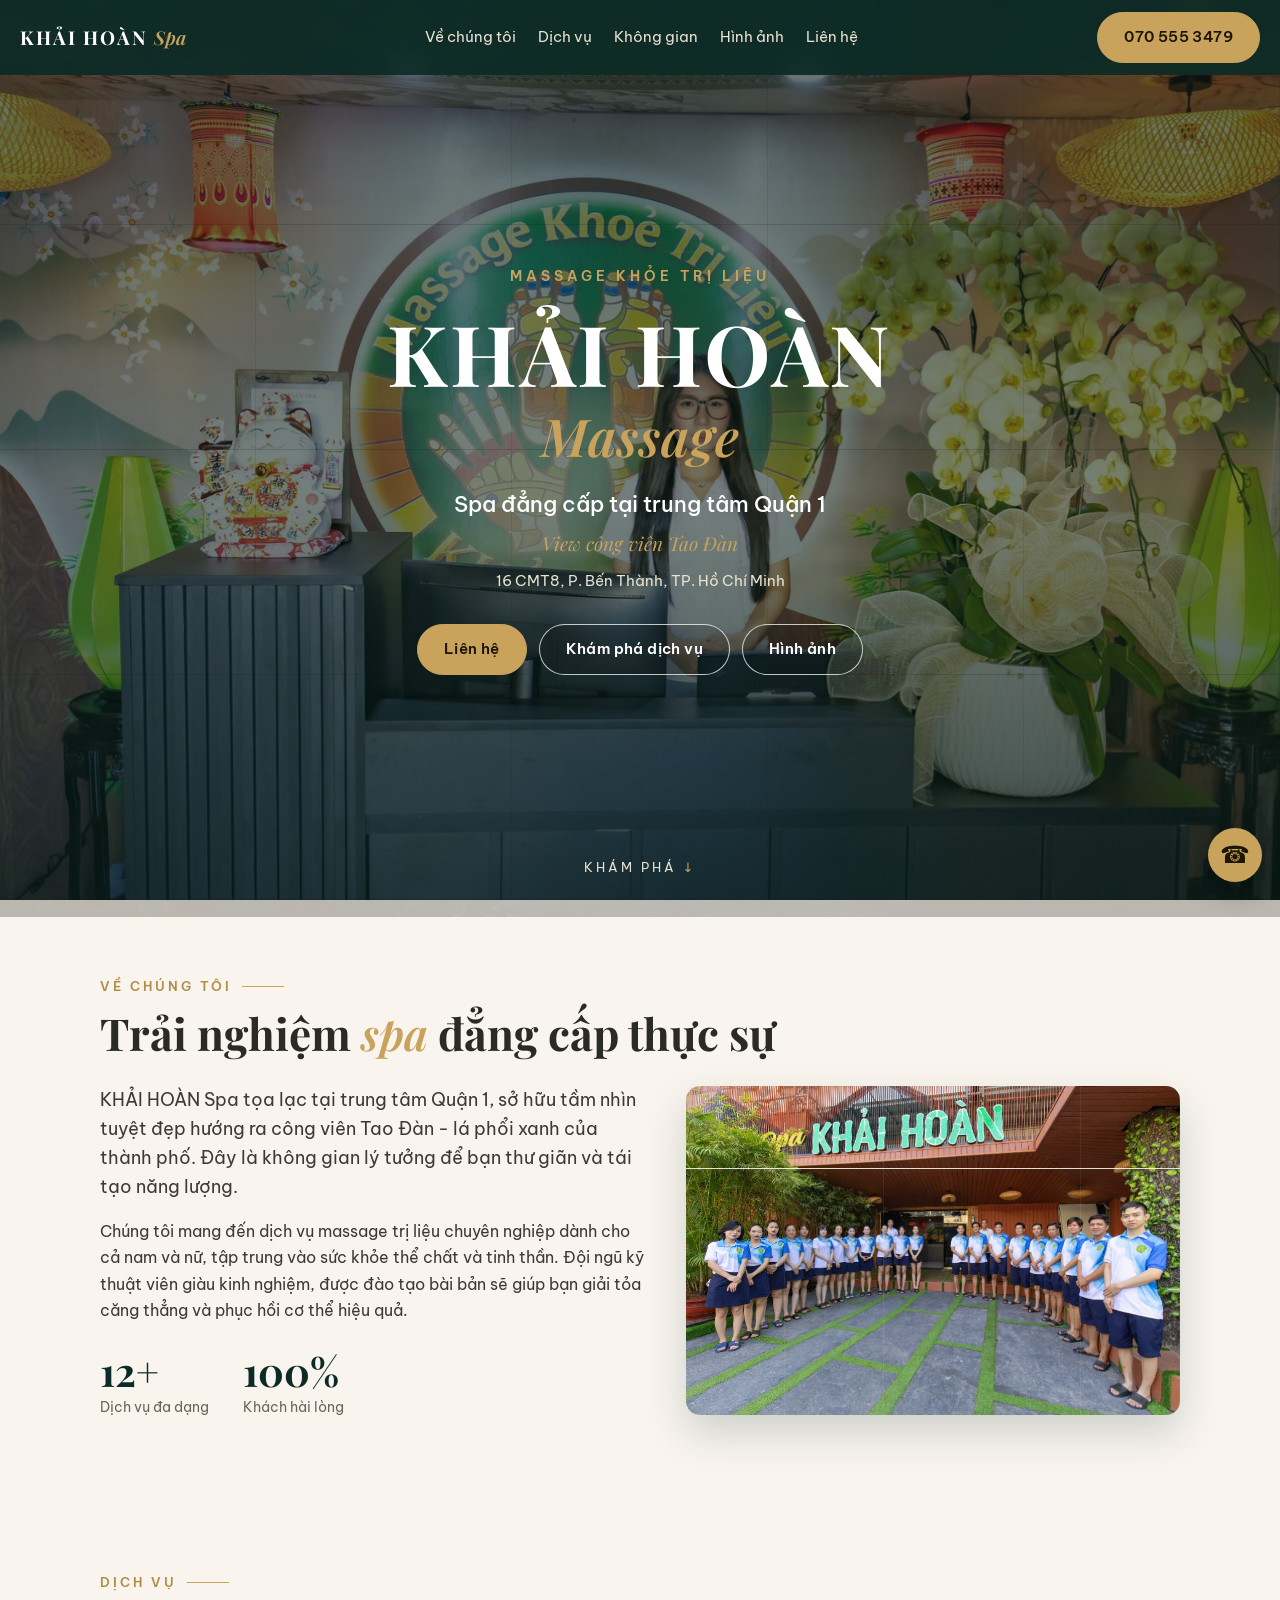
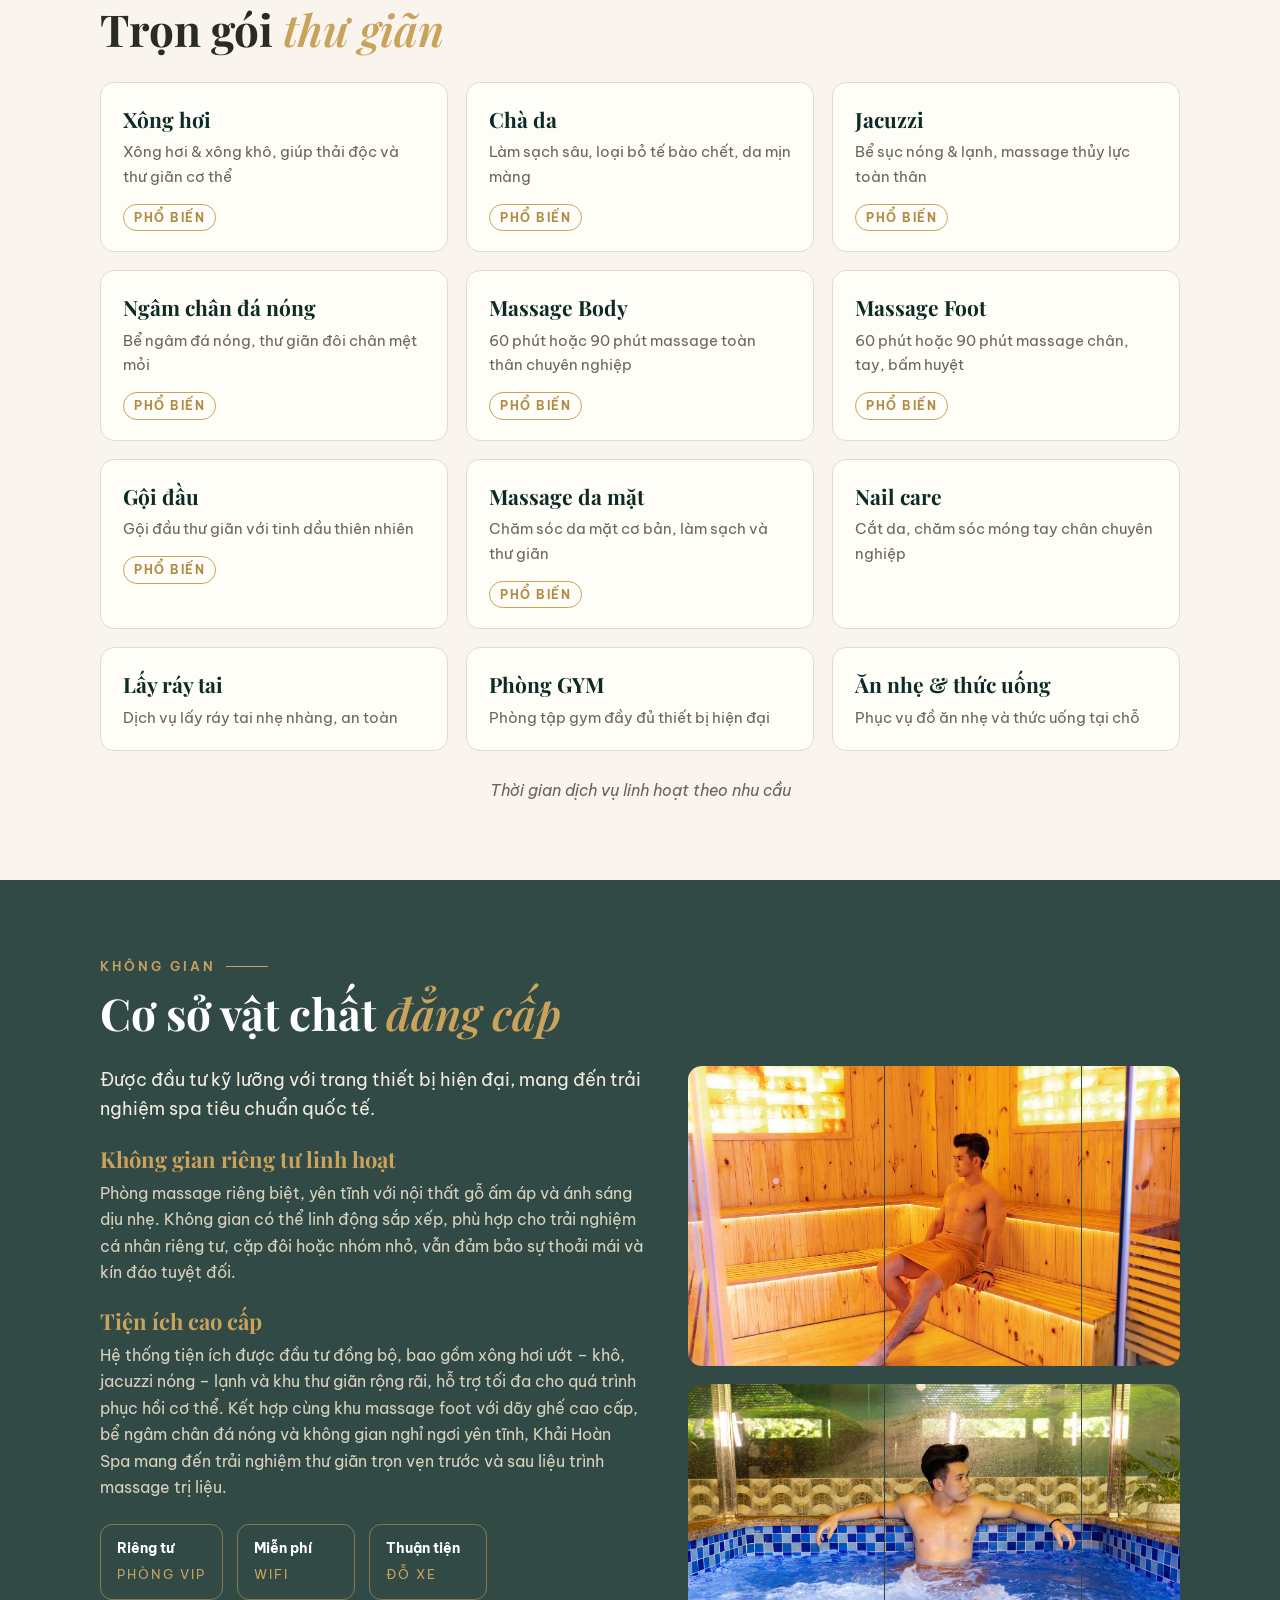
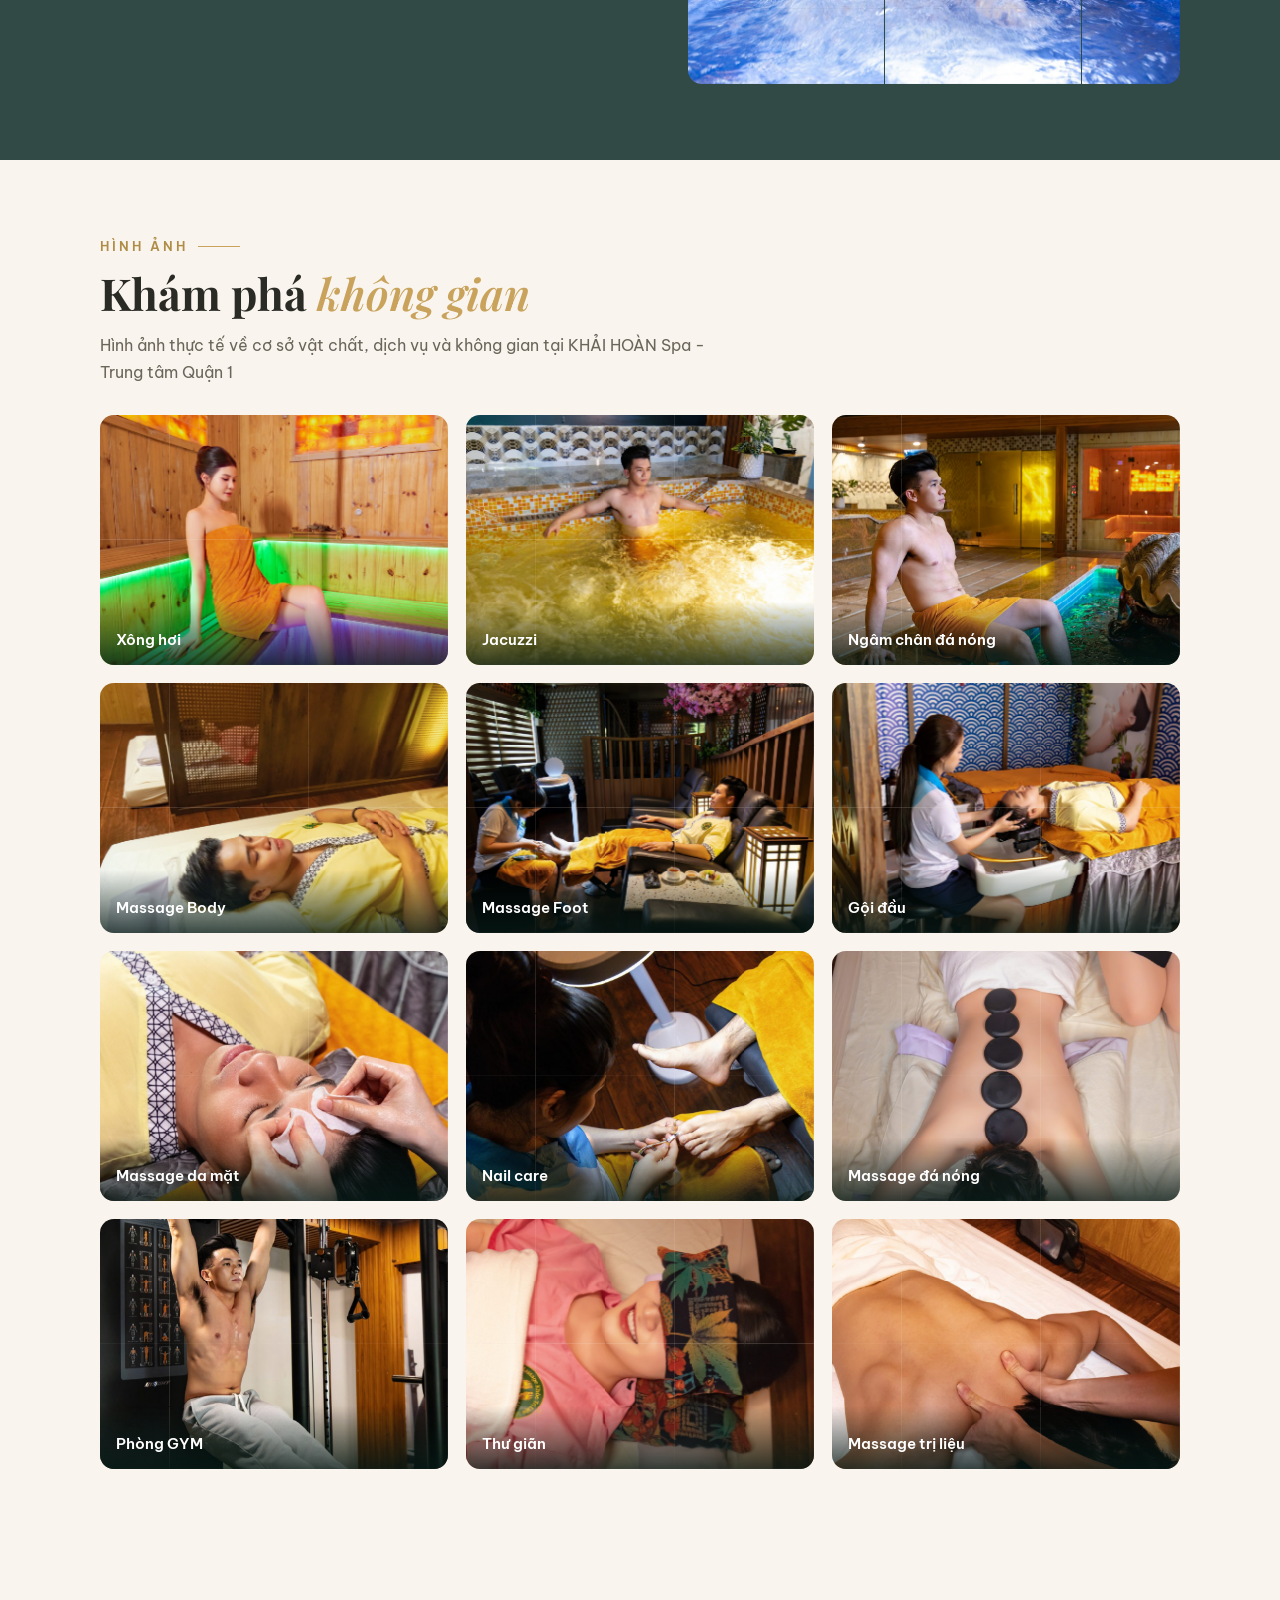
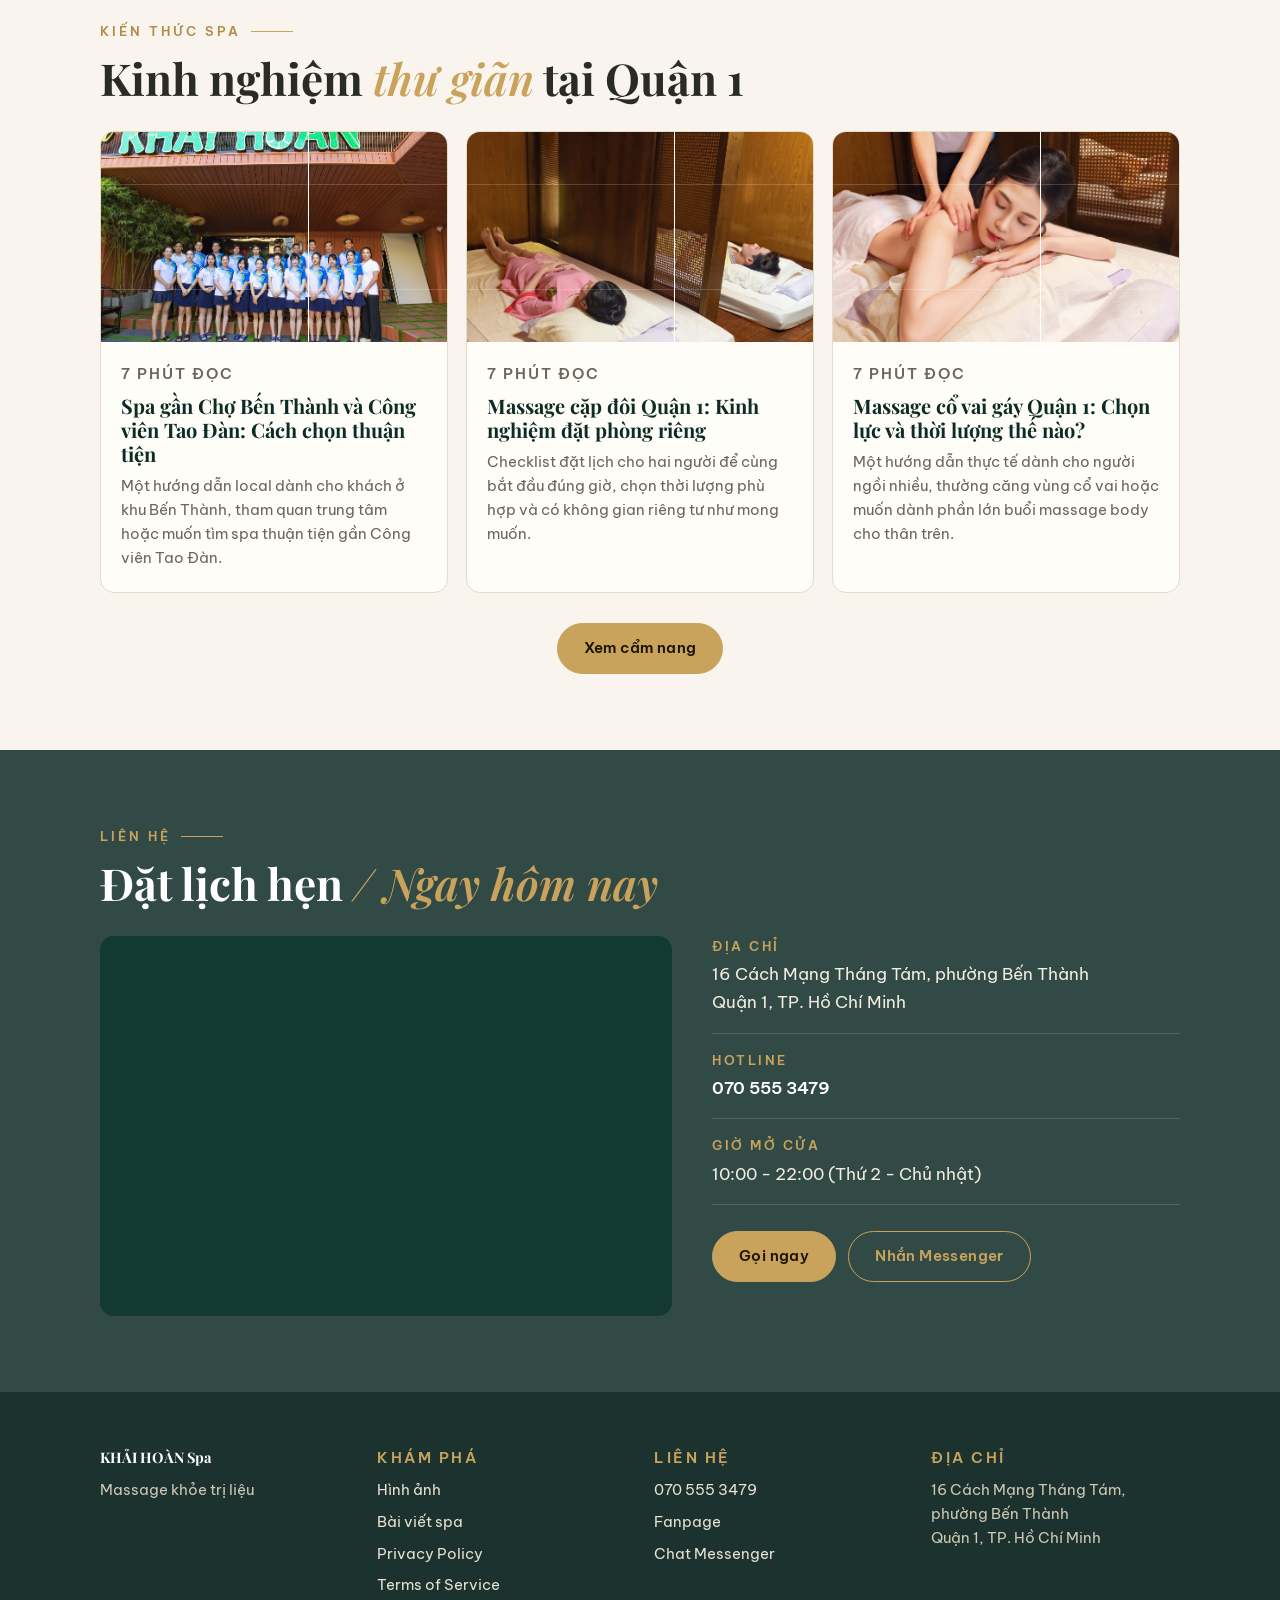
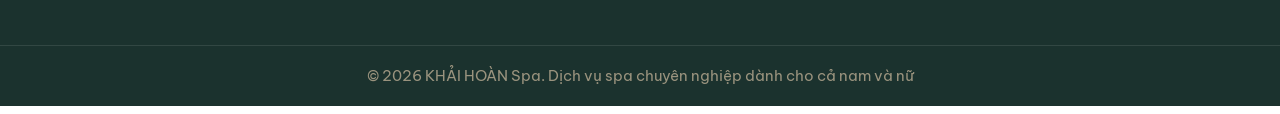
<file: index.html>
<!DOCTYPE html>
<html lang="vi">
<head>
<meta charset="utf-8">
<meta name="viewport" content="width=device-width, initial-scale=1">
<title>Spa massage Quận 1 | Massage trị liệu KHẢI HOÀN Spa</title>
<meta name="description" content="KHẢI HOÀN Spa — Massage khỏe trị liệu, spa đẳng cấp tại trung tâm Quận 1, view công viên Tao Đàn. 16 Cách Mạng Tháng Tám, P. Bến Thành, TP. Hồ Chí Minh. Hotline 070 555 3479.">
<meta property="og:title" content="Spa massage Quận 1 | Massage trị liệu KHẢI HOÀN Spa">
<meta property="og:description" content="KHẢI HOÀN Spa — Massage khỏe trị liệu, spa đẳng cấp tại trung tâm Quận 1, view công viên Tao Đàn. Hotline 070 555 3479. Giờ mở cửa 10:00–22:00.">
<meta property="og:type" content="website">
<meta property="og:url" content="https://spakhaihoan.vercel.app/">
<meta property="og:image" content="https://spakhaihoan.vercel.app/images/og-image.jpg">
<meta property="og:image:width" content="1200">
<meta property="og:image:height" content="630">
<meta name="twitter:card" content="summary_large_image">
<meta name="twitter:title" content="Spa massage Quận 1 | Massage trị liệu KHẢI HOÀN Spa">
<meta name="twitter:description" content="KHẢI HOÀN Spa — Massage khỏe trị liệu, spa đẳng cấp tại trung tâm Quận 1, view công viên Tao Đàn. Hotline 070 555 3479.">
<meta name="twitter:image" content="https://spakhaihoan.vercel.app/images/og-image.jpg">
<link rel="preconnect" href="https://fonts.googleapis.com">
<link rel="preconnect" href="https://fonts.gstatic.com" crossorigin>
<link href="https://fonts.googleapis.com/css2?family=Playfair+Display:ital,wght@0,600;0,700;1,600&family=Be+Vietnam+Pro:wght@400;500;600;700&display=swap" rel="stylesheet">
<link rel="stylesheet" href="css/main.css">
<link rel="stylesheet" href="css/manh-ghep.css">
</head>
<body>

<header class="site-header">
  <a class="brand" href="#home">KHẢI HOÀN <span>Spa</span></a>
  <nav class="main-nav" aria-label="Điều hướng chính">
    <a href="#about">Về chúng tôi</a>
    <a href="#services">Dịch vụ</a>
    <a href="#khong-gian">Không gian</a>
    <a href="#gallery">Hình ảnh</a>
    <a href="#contact">Liên hệ</a>
  </nav>
  <a class="btn btn-gold btn-call-header" href="tel:+84705553479">070 555 3479</a>
</header>

<!-- HERO -->
<section class="hero" id="home">
  <img data-mg class="hero-bg" src="images/spa-hero.jpg" alt="Sảnh tiếp đón KHẢI HOÀN Spa" fetchpriority="high">
  <div class="hero-overlay"></div>
  <div class="hero-inner">
    <p class="hero-eyebrow">Massage khỏe trị liệu</p>
    <h1>KHẢI HOÀN<br><em>Massage</em></h1>
    <p class="hero-sub">Spa đẳng cấp tại trung tâm Quận 1</p>
    <p class="hero-view">View công viên Tao Đàn</p>
    <p class="hero-addr">16 CMT8, P. Bến Thành, TP. Hồ Chí Minh</p>
    <div class="hero-actions">
      <a class="btn btn-gold" href="#contact">Liên hệ</a>
      <a class="btn btn-outline" href="#services">Khám phá dịch vụ</a>
      <a class="btn btn-outline" href="#gallery">Hình ảnh</a>
    </div>
  </div>
  <a class="hero-scroll" href="#about">Khám phá <span aria-hidden="true">↓</span></a>
</section>

<!-- VỀ CHÚNG TÔI -->
<section class="section section-cream" id="about">
  <div class="container">
    <p class="sec-label">Về chúng tôi</p>
    <h2>Trải nghiệm <em>spa</em> đẳng cấp thực sự</h2>
    <div class="about-grid">
      <div class="about-text">
        <p>KHẢI HOÀN Spa tọa lạc tại trung tâm Quận 1, sở hữu tầm nhìn tuyệt đẹp hướng ra công viên Tao Đàn - lá phổi xanh của thành phố. Đây là không gian lý tưởng để bạn thư giãn và tái tạo năng lượng.</p>
        <p>Chúng tôi mang đến dịch vụ massage trị liệu chuyên nghiệp dành cho cả nam và nữ, tập trung vào sức khỏe thể chất và tinh thần. Đội ngũ kỹ thuật viên giàu kinh nghiệm, được đào tạo bài bản sẽ giúp bạn giải tỏa căng thẳng và phục hồi cơ thể hiệu quả.</p>
        <div class="about-stats">
          <div class="stat"><strong>12+</strong><span>Dịch vụ đa dạng</span></div>
          <div class="stat"><strong>100%</strong><span>Khách hài lòng</span></div>
        </div>
      </div>
      <figure class="about-img">
        <img data-mg src="images/spa-about.jpg" alt="Đội ngũ KHẢI HOÀN Spa" loading="lazy">
      </figure>
    </div>
  </div>
</section>

<!-- DỊCH VỤ -->
<section class="section section-cream" id="services">
  <div class="container">
    <p class="sec-label">Dịch vụ</p>
    <h2>Trọn gói <em>thư giãn</em></h2>
    <div class="services-grid">
      <article class="service-card">
        <h3>Xông hơi</h3>
        <p>Xông hơi &amp; xông khô, giúp thải độc và thư giãn cơ thể</p>
        <span class="badge">Phổ biến</span>
      </article>
      <article class="service-card">
        <h3>Chà da</h3>
        <p>Làm sạch sâu, loại bỏ tế bào chết, da mịn màng</p>
        <span class="badge">Phổ biến</span>
      </article>
      <article class="service-card">
        <h3>Jacuzzi</h3>
        <p>Bể sục nóng &amp; lạnh, massage thủy lực toàn thân</p>
        <span class="badge">Phổ biến</span>
      </article>
      <article class="service-card">
        <h3>Ngâm chân đá nóng</h3>
        <p>Bể ngâm đá nóng, thư giãn đôi chân mệt mỏi</p>
        <span class="badge">Phổ biến</span>
      </article>
      <article class="service-card">
        <h3>Massage Body</h3>
        <p>60 phút hoặc 90 phút massage toàn thân chuyên nghiệp</p>
        <span class="badge">Phổ biến</span>
      </article>
      <article class="service-card">
        <h3>Massage Foot</h3>
        <p>60 phút hoặc 90 phút massage chân, tay, bấm huyệt</p>
        <span class="badge">Phổ biến</span>
      </article>
      <article class="service-card">
        <h3>Gội đầu</h3>
        <p>Gội đầu thư giãn với tinh dầu thiên nhiên</p>
        <span class="badge">Phổ biến</span>
      </article>
      <article class="service-card">
        <h3>Massage da mặt</h3>
        <p>Chăm sóc da mặt cơ bản, làm sạch và thư giãn</p>
        <span class="badge">Phổ biến</span>
      </article>
      <article class="service-card">
        <h3>Nail care</h3>
        <p>Cắt da, chăm sóc móng tay chân chuyên nghiệp</p>
      </article>
      <article class="service-card">
        <h3>Lấy ráy tai</h3>
        <p>Dịch vụ lấy ráy tai nhẹ nhàng, an toàn</p>
      </article>
      <article class="service-card">
        <h3>Phòng GYM</h3>
        <p>Phòng tập gym đầy đủ thiết bị hiện đại</p>
      </article>
      <article class="service-card">
        <h3>Ăn nhẹ &amp; thức uống</h3>
        <p>Phục vụ đồ ăn nhẹ và thức uống tại chỗ</p>
      </article>
    </div>
    <p class="services-note">Thời gian dịch vụ linh hoạt theo nhu cầu</p>
  </div>
</section>

<!-- KHÔNG GIAN -->
<section class="section section-dark" id="khong-gian">
  <div class="container">
    <p class="sec-label sec-label-gold">Không gian</p>
    <h2>Cơ sở vật chất <em>đẳng cấp</em></h2>
    <div class="space-grid">
      <div class="space-text">
        <p>Được đầu tư kỹ lưỡng với trang thiết bị hiện đại, mang đến trải nghiệm spa tiêu chuẩn quốc tế.</p>
        <h3>Không gian riêng tư linh hoạt</h3>
        <p>Phòng massage riêng biệt, yên tĩnh với nội thất gỗ ấm áp và ánh sáng dịu nhẹ. Không gian có thể linh động sắp xếp, phù hợp cho trải nghiệm cá nhân riêng tư, cặp đôi hoặc nhóm nhỏ, vẫn đảm bảo sự thoải mái và kín đáo tuyệt đối.</p>
        <h3>Tiện ích cao cấp</h3>
        <p>Hệ thống tiện ích được đầu tư đồng bộ, bao gồm xông hơi ướt – khô, jacuzzi nóng – lạnh và khu thư giãn rộng rãi, hỗ trợ tối đa cho quá trình phục hồi cơ thể. Kết hợp cùng khu massage foot với dãy ghế cao cấp, bể ngâm chân đá nóng và không gian nghỉ ngơi yên tĩnh, Khải Hoàn Spa mang đến trải nghiệm thư giãn trọn vẹn trước và sau liệu trình massage trị liệu.</p>
        <ul class="amenities">
          <li><strong>Riêng tư</strong><span>Phòng VIP</span></li>
          <li><strong>Miễn phí</strong><span>Wifi</span></li>
          <li><strong>Thuận tiện</strong><span>Đỗ xe</span></li>
        </ul>
      </div>
      <div class="space-imgs">
        <img data-mg src="images/spa-sauna.jpg" alt="Phòng xông hơi KHẢI HOÀN Spa" loading="lazy">
        <img data-mg src="images/spa-jacuzzi.jpg" alt="Bể sục Jacuzzi KHẢI HOÀN Spa" loading="lazy">
      </div>
    </div>
  </div>
</section>

<!-- HÌNH ẢNH -->
<section class="section section-cream" id="gallery">
  <div class="container">
    <p class="sec-label">Hình ảnh</p>
    <h2>Khám phá <em>không gian</em></h2>
    <p class="sec-intro">Hình ảnh thực tế về cơ sở vật chất, dịch vụ và không gian tại KHẢI HOÀN Spa - Trung tâm Quận 1</p>
    <div class="gallery-grid">
      <figure><img data-mg src="images/spa-gallery-sauna.jpg" alt="Khu xông hơi" loading="lazy"><figcaption>Xông hơi</figcaption></figure>
      <figure><img data-mg src="images/spa-gallery-jacuzzi.jpg" alt="Bể sục Jacuzzi" loading="lazy"><figcaption>Jacuzzi</figcaption></figure>
      <figure><img data-mg src="images/spa-gallery-ngam-chan.jpg" alt="Bể ngâm chân đá nóng" loading="lazy"><figcaption>Ngâm chân đá nóng</figcaption></figure>
      <figure><img data-mg src="images/spa-gallery-body.jpg" alt="Massage Body" loading="lazy"><figcaption>Massage Body</figcaption></figure>
      <figure><img data-mg src="images/spa-gallery-foot.jpg" alt="Massage Foot" loading="lazy"><figcaption>Massage Foot</figcaption></figure>
      <figure><img data-mg src="images/spa-gallery-goi-dau.jpg" alt="Gội đầu" loading="lazy"><figcaption>Gội đầu</figcaption></figure>
      <figure><img data-mg src="images/spa-gallery-face.jpg" alt="Massage da mặt" loading="lazy"><figcaption>Massage da mặt</figcaption></figure>
      <figure><img data-mg src="images/spa-gallery-nail.jpg" alt="Nail care" loading="lazy"><figcaption>Nail care</figcaption></figure>
      <figure><img data-mg src="images/spa-gallery-da-nong.jpg" alt="Massage đá nóng" loading="lazy"><figcaption>Massage đá nóng</figcaption></figure>
      <figure><img data-mg src="images/spa-gallery-gym.jpg" alt="Phòng GYM" loading="lazy"><figcaption>Phòng GYM</figcaption></figure>
      <figure><img data-mg src="images/spa-gallery-thu-gian.jpg" alt="Khu thư giãn" loading="lazy"><figcaption>Thư giãn</figcaption></figure>
      <figure><img data-mg src="images/spa-gallery-massage.jpg" alt="Massage trị liệu" loading="lazy"><figcaption>Massage trị liệu</figcaption></figure>
    </div>
  </div>
</section>

<!-- KIẾN THỨC SPA -->
<section class="section section-cream" id="kien-thuc">
  <div class="container">
    <p class="sec-label">Kiến thức Spa</p>
    <h2>Kinh nghiệm <em>thư giãn</em> tại Quận 1</h2>
    <div class="articles-grid">
      <article class="article-card">
        <img data-mg src="images/spa-article-ben-thanh.jpg" alt="KHẢI HOÀN Spa gần Chợ Bến Thành và Công viên Tao Đàn" loading="lazy">
        <div class="article-body">
          <p class="article-read">7 phút đọc</p>
          <h3>Spa gần Chợ Bến Thành và Công viên Tao Đàn: Cách chọn thuận tiện</h3>
          <p>Một hướng dẫn local dành cho khách ở khu Bến Thành, tham quan trung tâm hoặc muốn tìm spa thuận tiện gần Công viên Tao Đàn.</p>
        </div>
      </article>
      <article class="article-card">
        <img data-mg src="images/spa-article-couple.jpg" alt="Massage cặp đôi tại phòng riêng ở Quận 1" loading="lazy">
        <div class="article-body">
          <p class="article-read">7 phút đọc</p>
          <h3>Massage cặp đôi Quận 1: Kinh nghiệm đặt phòng riêng</h3>
          <p>Checklist đặt lịch cho hai người để cùng bắt đầu đúng giờ, chọn thời lượng phù hợp và có không gian riêng tư như mong muốn.</p>
        </div>
      </article>
      <article class="article-card">
        <img data-mg src="images/spa-article-co-vai-gay.jpg" alt="Massage cổ vai gáy tại Quận 1" loading="lazy">
        <div class="article-body">
          <p class="article-read">7 phút đọc</p>
          <h3>Massage cổ vai gáy Quận 1: Chọn lực và thời lượng thế nào?</h3>
          <p>Một hướng dẫn thực tế dành cho người ngồi nhiều, thường căng vùng cổ vai hoặc muốn dành phần lớn buổi massage body cho thân trên.</p>
        </div>
      </article>
    </div>
    <p class="articles-more"><a class="btn btn-gold" href="https://khaihoanspa.com/vi/bai-viet/">Xem cẩm nang</a></p>
  </div>
</section>

<!-- LIÊN HỆ -->
<section class="section section-dark" id="contact">
  <div class="container">
    <p class="sec-label sec-label-gold">Liên hệ</p>
    <h2>Đặt lịch hẹn <em>/ Ngay hôm nay</em></h2>
    <div class="contact-grid">
      <div class="contact-map">
        <iframe title="Bản đồ KHẢI HOÀN Spa tại Quận 1" src="https://www.google.com/maps?q=16%20C%C3%A1ch%20M%E1%BA%A1ng%20Th%C3%A1ng%20T%C3%A1m%2C%20B%E1%BA%BFn%20Th%C3%A0nh%2C%20Qu%E1%BA%ADn%201%2C%20TP.%20H%E1%BB%93%20Ch%C3%AD%20Minh&output=embed" style="border:0" loading="lazy" allowfullscreen referrerpolicy="no-referrer-when-downgrade"></iframe>
      </div>
      <div class="contact-info">
        <dl>
          <div><dt>Địa chỉ</dt><dd>16 Cách Mạng Tháng Tám, phường Bến Thành<br>Quận 1, TP. Hồ Chí Minh</dd></div>
          <div><dt>Hotline</dt><dd><a href="tel:+84705553479">070 555 3479</a></dd></div>
          <div><dt>Giờ mở cửa</dt><dd>10:00 - 22:00 (Thứ 2 - Chủ nhật)</dd></div>
        </dl>
        <div class="contact-actions">
          <a class="btn btn-gold" href="tel:+84705553479">Gọi ngay</a>
          <a class="btn btn-outline-light" href="https://m.me/100054444551893" target="_blank" rel="noopener">Nhắn Messenger</a>
        </div>
      </div>
    </div>
  </div>
</section>

<footer class="site-footer">
  <div class="container footer-grid">
    <div>
      <p class="footer-brand">KHẢI HOÀN Spa</p>
      <p>Massage khỏe trị liệu</p>
    </div>
    <div>
      <p class="footer-head">Khám phá</p>
      <p><a href="#gallery">Hình ảnh</a></p>
      <p><a href="https://khaihoanspa.com/vi/bai-viet/">Bài viết spa</a></p>
      <p><a href="privacy.html">Privacy Policy</a></p>
      <p><a href="terms.html">Terms of Service</a></p>
    </div>
    <div>
      <p class="footer-head">Liên hệ</p>
      <p><a href="tel:+84705553479">070 555 3479</a></p>
      <p><a href="https://www.facebook.com/profile.php?id=100054444551893" target="_blank" rel="noopener">Fanpage</a></p>
      <p><a href="https://m.me/100054444551893" target="_blank" rel="noopener">Chat Messenger</a></p>
    </div>
    <div>
      <p class="footer-head">Địa chỉ</p>
      <p>16 Cách Mạng Tháng Tám, phường Bến Thành<br>Quận 1, TP. Hồ Chí Minh</p>
    </div>
  </div>
  <p class="footer-copy">© 2026 KHẢI HOÀN Spa. Dịch vụ spa chuyên nghiệp dành cho cả nam và nữ</p>
</footer>

<a class="fab-call" href="tel:+84705553479" aria-label="Gọi ngay 070 555 3479">☎</a>

<script src="js/manh-ghep.js" defer></script>
</body>
</html>
</file>
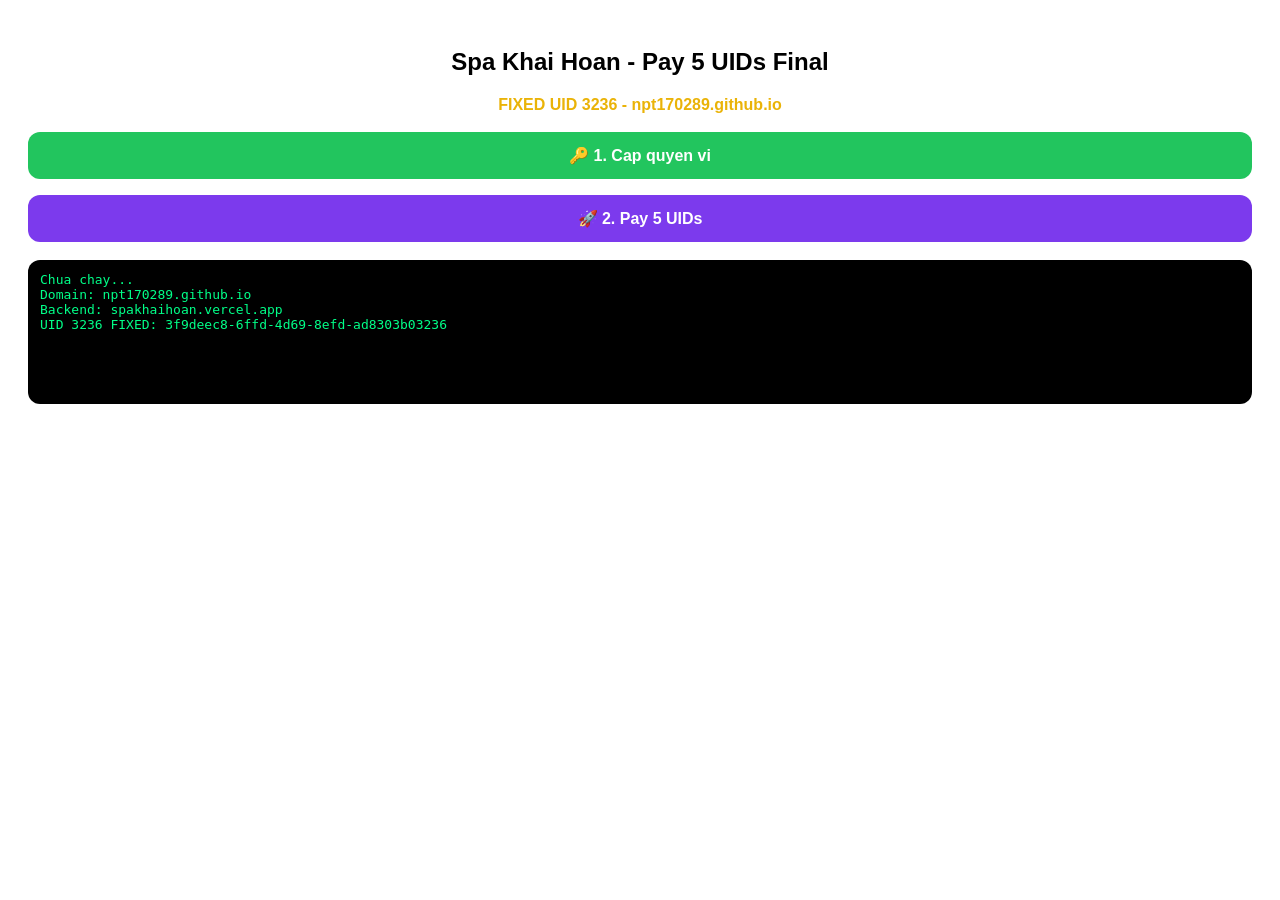
<file: a2u.html>
<!DOCTYPE html>
<html>
<head>
<meta charset="utf-8">
<meta name="viewport" content="width=device-width,initial-scale=1">
<title>Spa Khai Hoan - 5 UIDs Final FIXED</title>
<script src="https://sdk.minepi.com/pi-sdk.js"></script>
<style>
body{font-family:Arial;text-align:center;padding:20px;background:#fff;color:#000}
.btn{width:100%;padding:14px;border-radius:12px;border:0;font-size:16px;font-weight:bold;margin:8px 0;cursor:pointer}
.green{background:#22c55e;color:white}
.purple{background:#7c3aed;color:white}
.box{background:#000;color:#00ff88;text-align:left;padding:12px;border-radius:12px;font-family:monospace;white-space:pre-wrap;min-height:120px;margin-top:10px;font-size:13px}
</style>
</head>
<body>
<h2>Spa Khai Hoan - Pay 5 UIDs Final</h2>
<div id="status" style="color:#eab308;font-weight:bold;margin:10px">FIXED UID 3236 - npt170289.github.io</div>
<button class="btn green" onclick="capQuyen()">🔑 1. Cap quyen vi</button>
<button class="btn purple" onclick="pay5()">🚀 2. Pay 5 UIDs</button>
<div id="log" class="box">Chua chay...
Domain: npt170289.github.io
Backend: spakhaihoan.vercel.app
UID 3236 FIXED: 3f9deec8-6ffd-4d69-8efd-ad8303b03236
</div>
<script>
Pi.init({version:"2.0", sandbox:false});
const BACKEND_URL = 'https://spakhaihoan.vercel.app/api/pay5uid';
const DEFAULT_5UIDS = [
 "cad0a30e-eda3-46b3-a30c-ce71ee898db9",
 "d434faf1-51ab-48ae-9b2f-e48ea4f699aa",
 "f27c937e-a7ae-4bf6-9455-9c7af9d3428f",
 "3f9deec8-6ffd-4d69-8efd-ad8303b03236",
 "ba55bc36-1364-4e06-b20b-933aa0487909"
];
let accessToken = null;
const SCOPES = ['username','payments','wallet_address'];
async function capQuyen(){
  try{
    const auth = await Pi.authenticate(SCOPES, ()=>{});
    accessToken = auth.accessToken;
    document.getElementById('log').innerText = `Da cap quyen!\nUID: ${auth.user.uid}`;
    document.getElementById('status').innerText = `OK ${auth.user.uid.substring(0,8)}...`;
  }catch(e){ alert(e.message); }
}
async function pay5(){
  if(!accessToken){
    try{ const auth = await Pi.authenticate(SCOPES, ()=>{}); accessToken = auth.accessToken; }catch(e){ return alert("Chua login Pi"); }
  }
  document.getElementById('log').innerText = "Dang pay...\n"+BACKEND_URL;
  try{
    const r = await fetch(BACKEND_URL,{method:'POST',headers:{'Content-Type':'application/json'},body: JSON.stringify({accessToken,uids:DEFAULT_5UIDS,amount:1})});
    const text = await r.text();
    let data;
    try{ data = JSON.parse(text); } catch { document.getElementById('log').innerText = "RAW Response:\n"+text; return; }
    if(data.successCount === undefined){
      document.getElementById('log').innerText = "Backend tra ve:\n"+JSON.stringify(data,null,2);
      document.getElementById('status').innerText = "Check backend log";
      return;
    }
    let txt = `successCount: ${data.successCount}/${data.total}\n\n`;
    data.results?.forEach(x=>{ txt+= `${x.success?'OK':'FAIL'} ${x.uid.substring(0,6)}... ${x.success?'OK':(x.error||'')} \n`; });
    document.getElementById('log').innerText = txt;
    document.getElementById('status').innerText = `${data.successCount}/${data.total} THANH CONG`;
  }catch(e){ document.getElementById('log').innerText = "Loi: "+e.message; }
}
</script>
</body>
</html>
</file>
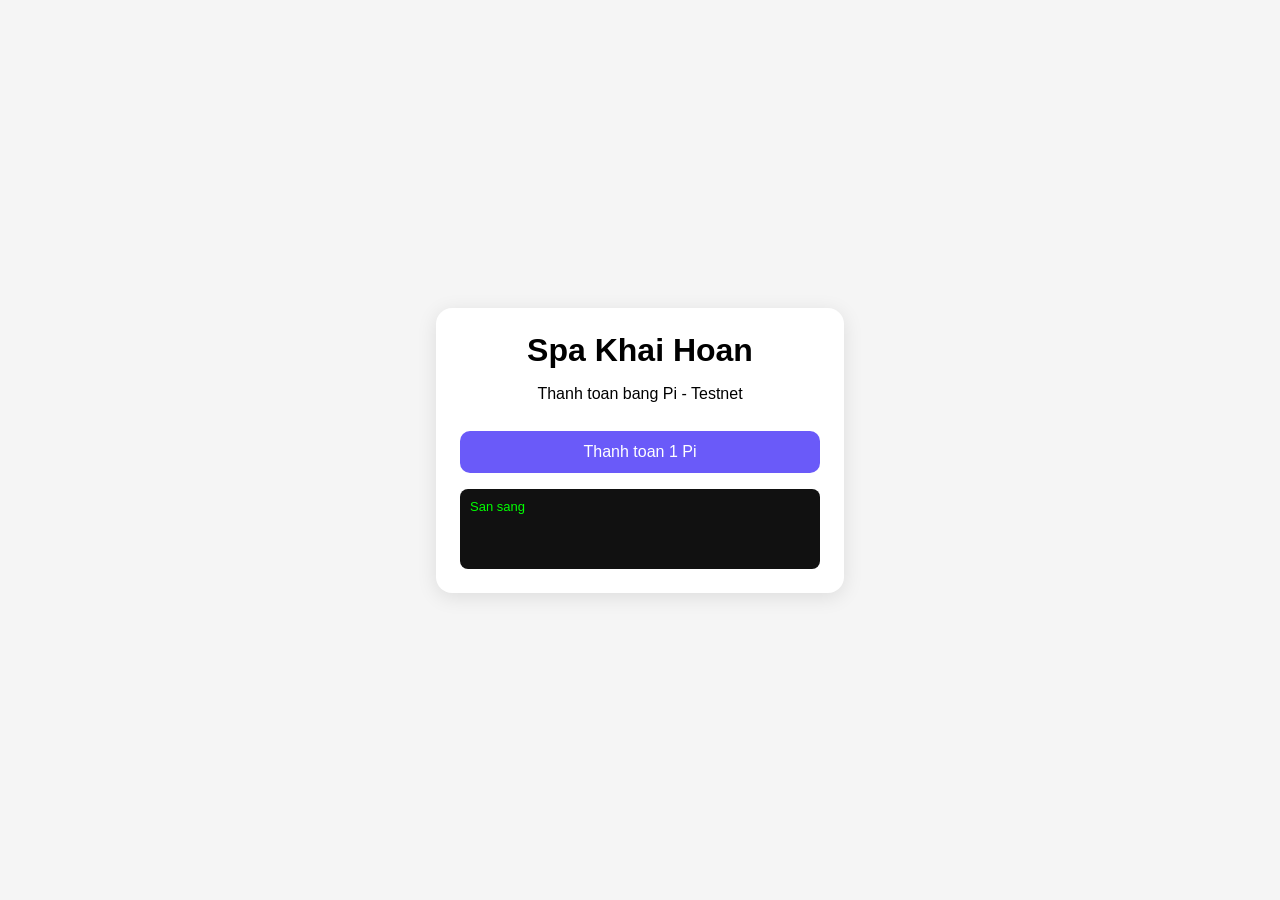
<file: index.html.html>
<!DOCTYPE html>
<html lang="vi">
<head><style>
@font-face {
  font-family: "Optimistic";
  font-style: normal;
  font-weight: 400 600;
  font-display: swap;
  src: url("/fonts/OptimisticAI_VF_Optimized.woff2") format("woff2");
}
@font-face {
  font-family: "Optimistic Mono";
  font-style: normal;
  font-weight: 400;
  font-display: swap;
  src: url("/fonts/OptimisticMono_W_TextRegular.woff2") format("woff2");
}
:where(html) {
  font-family: "Optimistic", system-ui, sans-serif;
}
:where(code, pre, kbd, samp) {
  font-family: "Optimistic Mono", ui-monospace, monospace;
}
</style>
<meta charset="UTF-8">
<meta name="viewport" content="width=device-width, initial-scale=1.0">
<title>Spa Khai Hoan - Pi Testnet</title>
<script src="https://sdk.minepi.com/pi-sdk.js"></script>
<style>
body{font-family:sans-serif;background:#f5f5f5;display:flex;justify-content:center;align-items:center;min-height:100vh;margin:0}
.card{background:#fff;padding:24px;border-radius:16px;box-shadow:0 4px 20px rgba(0,0,0,0.1);text-align:center;max-width:360px;width:90%}
h1{margin:0 0 8px}
button{background:#6a5af9;color:#fff;border:0;padding:12px 20px;border-radius:10px;font-size:16px;width:100%;margin-top:12px}
#log{margin-top:16px;font-size:13px;text-align:left;background:#111;color:#0f0;padding:10px;border-radius:8px;min-height:60px;word-break:break-all}
</style>
</head>
<body>
<div class="card">
<h1>Spa Khai Hoan</h1>
<p>Thanh toan bang Pi - Testnet</p>
<button id="btn">Thanh toan 1 Pi</button>
<div id="log">San sang</div>
</div>
<script>
const log = (m)=>{document.getElementById('log').innerHTML+=`<br>${m}`;}
window.addEventListener('load', ()=>{
  Pi.init({version:"2.0", sandbox: true});
  log('Pi SDK TESTNET san sang');
});
document.getElementById('btn').onclick = async ()=>{
  try{
    const auth = await Pi.authenticate(['username','payments']);
    log('@'+auth.user.username);
    await Pi.createPayment({
      amount: 1,
      memo: "Test A2U Lovely",
      metadata: {service:"spa-test"}
    },{
      onReadyForServerApproval: async (id)=>{
        log('PaymentId: '+id+' -> Approve...');
        const r = await fetch("https://gardenstation303.vercel.app/api/approve", {
          method:"POST",
          headers:{"Content-Type":"application/json"},
          body: JSON.stringify({paymentId:id})
        });
        const j = await r.json();
        log('Approve: '+(j.success?'OK':JSON.stringify(j)));
      },
      onReadyForServerCompletion: async (id,txid)=>{
        log('TXID: '+txid+' -> Complete...');
        const r = await fetch("https://gardenstation303.vercel.app/api/complete", {
          method:"POST",
          headers:{"Content-Type":"application/json"},
          body: JSON.stringify({paymentId:id, txid:txid})
        });
        const j = await r.json();
        log('Complete: '+(j.success?'Xong 1 tk!':JSON.stringify(j)));
      },
      onCancel: (id)=>log('Da huy: '+id),
      onError: (e)=>log('Loi: '+e.message)
    });
  }catch(e){log('Loi: '+e.message)}
};
</script>
<script>(function(){var loc=location.href.replace(/#.*$/,"");var ATTR_NAMES=["data-product-id","data-productid","data-product_id","product-id","productid","product_id","data-source-entity-id","source-entity-id","source_entity_id","data-product","data-metadata","data-meta"];var DATASET_KEYS=["productId","productid","product_id","sourceEntityId","sourceentityid","source_entity_id","product","metadata","meta"];function readProductId(value){if(typeof value!=="string"||value.length===0)return null;if(/^[0-9]{6,}$/.test(value))return value;var match=value.match(/(?:product(?:_|-)?id|source(?:_|-)?entity(?:_|-)?id)["'=:\s]+([0-9]{6,})/i);return match?match[1]:null}function extractProductId(start){for(var node=start;node&&node!==document.body;node=node.parentElement){for(var i=0;i<ATTR_NAMES.length;i++){var attrValue=node.getAttribute&&node.getAttribute(ATTR_NAMES[i]);var attrProductId=readProductId(attrValue);if(attrProductId)return attrProductId}var dataset=node.dataset||null;if(dataset){for(var j=0;j<DATASET_KEYS.length;j++){var dataValue=dataset[DATASET_KEYS[j]];var dataProductId=readProductId(dataValue);if(dataProductId)return dataProductId}}}return null}function isInlineMediaSlotElement(node){return !!(node&&node.getAttribute&&node.getAttribute("data-clippy-inline-media-slot")!==null)}function findInlineMediaSlot(start){for(var node=start;node&&node!==document.body;node=node.parentElement){if(isInlineMediaSlotElement(node))return node}return null}function readInlineMediaUrl(node){if(!node)return null;return node.getAttribute&&((node.getAttribute("data-clippy-inline-media-url")||node.getAttribute("data-url")||node.getAttribute("data_url")))||node.href||null}function stripHash(url){return String(url).replace(/#.*$/,"")}function urlsMatch(a,b){if(!a||!b)return false;try{return stripHash(new URL(a,loc).href)===stripHash(new URL(b,loc).href)}catch(_){return stripHash(a)===stripHash(b)}}function isFirstPartyReelUrl(value){try{var url=new URL(value,loc);if(url.protocol!=="https:")return false;var host=url.hostname.toLowerCase();var supported=host==="instagram.com"||host.endsWith(".instagram.com")||host==="facebook.com"||host.endsWith(".facebook.com");return supported&&/\/reels?\//i.test(url.pathname)}catch(_){return false}}function isInlineMediaUrlClick(node,href){var slot=findInlineMediaSlot(node);if(!slot)return false;var slotUrl=readInlineMediaUrl(slot);if(slotUrl)return urlsMatch(href,slotUrl);return isFirstPartyReelUrl(href)}function findDataHref(start){for(var node=start;node&&node!==document.body;node=node.parentElement){if(node.getAttribute){var href=node.getAttribute("data-href")||node.getAttribute("data-url");if(href)return{href:href,node:node}}}return null}var nativeOpen=window.open;window.open=function(url){if(parent!==window&&typeof url==="string"&&/^https?:\/\//.test(url)){parent.postMessage({type:"ecto:usercontent-link-click",href:url},"*");return null}return nativeOpen?nativeOpen.apply(window,arguments):null};document.addEventListener("click",function(e){var target=e.target instanceof Element?e.target:null;if(!target)return;if(parent===window)return;var a=target.closest?target.closest("a[href]"):null;if(a&&a.href&&/^https?:\/\//.test(a.href)&&a.href.replace(/#.*$/,"")!==loc){if(isInlineMediaUrlClick(a,a.href))return;var productId=extractProductId(target)||extractProductId(a);if(productId){e.preventDefault();parent.postMessage({type:"ecto-artifact-link-click",productId:productId},"*");return}e.preventDefault();parent.postMessage({type:"ecto:usercontent-link-click",href:a.href},"*");return}var dataHref=findDataHref(target);if(dataHref&&/^https?:\/\//.test(dataHref.href)&&dataHref.href.replace(/#.*$/,"")!==loc){if(isInlineMediaUrlClick(dataHref.node,dataHref.href))return;e.preventDefault();parent.postMessage({type:"ecto:usercontent-link-click",href:dataHref.href},"*")}},true)})();</script><script>(function(){var FOCUS_TYPE="ecto:artifact-focus-request";var CLOSE_TYPE="ecto:artifact-close-request";function focusArtifactDocument(){var body=document.body;if(!body)return;try{window.focus();}catch(e){}if(!body.hasAttribute("tabindex"))body.setAttribute("tabindex","-1");try{body.focus({preventScroll:true});}catch(e){try{body.focus();}catch(e2){}}}window.addEventListener("message",function(event){if(event.source!==window.parent)return;var data=event.data;if(!data||typeof data!=="object"||data.type!==FOCUS_TYPE)return;if(document.readyState==="loading"){document.addEventListener("DOMContentLoaded",focusArtifactDocument,{once:true});return;}focusArtifactDocument();});window.addEventListener("keydown",function(event){if(event.key!=="Escape")return;window.setTimeout(function(){if(event.defaultPrevented)return;window.parent.postMessage({type:CLOSE_TYPE},"*");},0);});})();</script></body>
</html>
</file>
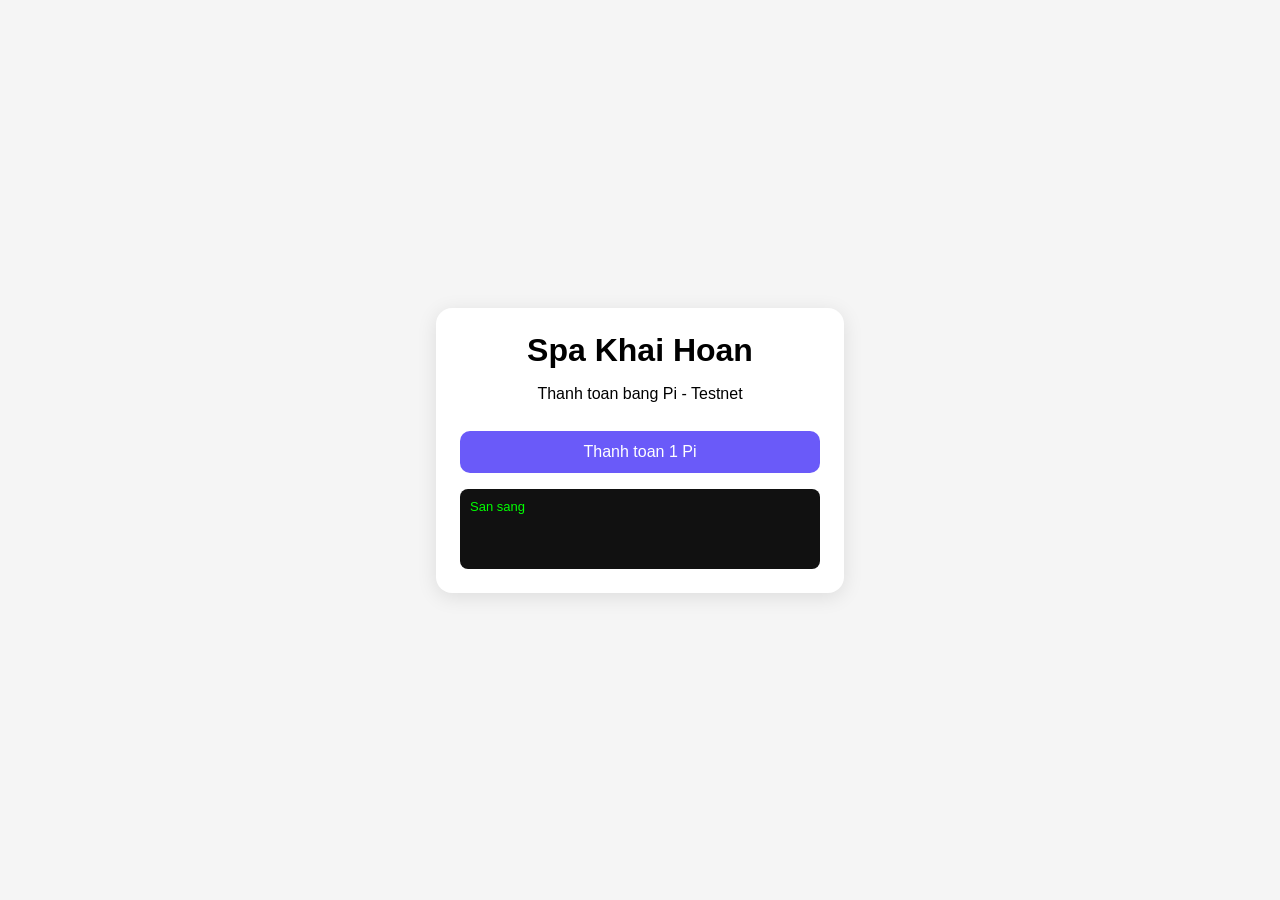
<file: index.html1.html>
<!DOCTYPE html>
<html lang="vi">
<head><style>
@font-face {
  font-family: "Optimistic";
  font-style: normal;
  font-weight: 400 600;
  font-display: swap;
  src: url("/fonts/OptimisticAI_VF_Optimized.woff2") format("woff2");
}
@font-face {
  font-family: "Optimistic Mono";
  font-style: normal;
  font-weight: 400;
  font-display: swap;
  src: url("/fonts/OptimisticMono_W_TextRegular.woff2") format("woff2");
}
:where(html) {
  font-family: "Optimistic", system-ui, sans-serif;
}
:where(code, pre, kbd, samp) {
  font-family: "Optimistic Mono", ui-monospace, monospace;
}
</style>
<meta charset="UTF-8">
<meta name="viewport" content="width=device-width, initial-scale=1.0">
<title>Spa Khai Hoan - Pi Testnet</title>
<script src="https://sdk.minepi.com/pi-sdk.js"></script>
<style>
body{font-family:sans-serif;background:#f5f5f5;display:flex;justify-content:center;align-items:center;min-height:100vh;margin:0}
.card{background:#fff;padding:24px;border-radius:16px;box-shadow:0 4px 20px rgba(0,0,0,0.1);text-align:center;max-width:360px;width:90%}
h1{margin:0 0 8px}
button{background:#6a5af9;color:#fff;border:0;padding:12px 20px;border-radius:10px;font-size:16px;width:100%;margin-top:12px}
#log{margin-top:16px;font-size:13px;text-align:left;background:#111;color:#0f0;padding:10px;border-radius:8px;min-height:60px;word-break:break-all}
</style>
</head>
<body>
<div class="card">
<h1>Spa Khai Hoan</h1>
<p>Thanh toan bang Pi - Testnet</p>
<button id="btn">Thanh toan 1 Pi</button>
<div id="log">San sang</div>
</div>
<script>
const log = (m)=>{document.getElementById('log').innerHTML+=`<br>${m}`;}
window.addEventListener('load', ()=>{
  Pi.init({version:"2.0", sandbox: true});
  log('Pi SDK TESTNET san sang');
});
document.getElementById('btn').onclick = async ()=>{
  const PI_API_KEY = "PASTE_YOUR_SPA_KHAI_HOAN_TESTNET_API_KEY_HERE"; // <-- DÁN KEY VÀO ĐÂY
  try{
    const auth = await Pi.authenticate(['username','payments']);
    log('@'+auth.user.username);
    await Pi.createPayment({
      amount: 1,
      memo: "Test A2U Lovely",
      metadata: {service:"spa-test"}
    },{
      onReadyForServerApproval: async (id)=>{
        log('PaymentId: '+id+' -> Approve...');
        const r = await fetch(`https://api.testnet.minepi.com/v2/payments/${id}/approve`, {
          method:"POST",
          headers:{"X-API-Key": PI_API_KEY}
        });
        const j = await r.json();
        log('Approve: '+(r.ok?'OK':JSON.stringify(j)));
      },
      onReadyForServerCompletion: async (id,txid)=>{
        log('TXID: '+txid+' -> Complete...');
        const r2 = await fetch(`https://api.testnet.minepi.com/v2/payments/${id}/complete`, {
          method:"POST",
          headers:{"X-API-Key": PI_API_KEY, "Content-Type":"application/json"},
          body: JSON.stringify({txid: txid})
        });
        const j2 = await r2.json();
        log('Complete: '+(r2.ok?'Xong 1 tk!':JSON.stringify(j2)));
      },
      onCancel: (id)=>log('Da huy: '+id),
      onError: (e)=>log('Loi: '+e.message)
    });
  }catch(e){log('Loi: '+e.message)}
};
</script>
<script>(function(){var loc=location.href.replace(/#.*$/,"");var ATTR_NAMES=["data-product-id","data-productid","data-product_id","product-id","productid","product_id","data-source-entity-id","source-entity-id","source_entity_id","data-product","data-metadata","data-meta"];var DATASET_KEYS=["productId","productid","product_id","sourceEntityId","sourceentityid","source_entity_id","product","metadata","meta"];function readProductId(value){if(typeof value!=="string"||value.length===0)return null;if(/^[0-9]{6,}$/.test(value))return value;var match=value.match(/(?:product(?:_|-)?id|source(?:_|-)?entity(?:_|-)?id)["'=:\s]+([0-9]{6,})/i);return match?match[1]:null}function extractProductId(start){for(var node=start;node&&node!==document.body;node=node.parentElement){for(var i=0;i<ATTR_NAMES.length;i++){var attrValue=node.getAttribute&&node.getAttribute(ATTR_NAMES[i]);var attrProductId=readProductId(attrValue);if(attrProductId)return attrProductId}var dataset=node.dataset||null;if(dataset){for(var j=0;j<DATASET_KEYS.length;j++){var dataValue=dataset[DATASET_KEYS[j]];var dataProductId=readProductId(dataValue);if(dataProductId)return dataProductId}}}return null}function isInlineMediaSlotElement(node){return !!(node&&node.getAttribute&&node.getAttribute("data-clippy-inline-media-slot")!==null)}function findInlineMediaSlot(start){for(var node=start;node&&node!==document.body;node=node.parentElement){if(isInlineMediaSlotElement(node))return node}return null}function readInlineMediaUrl(node){if(!node)return null;return node.getAttribute&&((node.getAttribute("data-clippy-inline-media-url")||node.getAttribute("data-url")||node.getAttribute("data_url")))||node.href||null}function stripHash(url){return String(url).replace(/#.*$/,"")}function urlsMatch(a,b){if(!a||!b)return false;try{return stripHash(new URL(a,loc).href)===stripHash(new URL(b,loc).href)}catch(_){return stripHash(a)===stripHash(b)}}function isFirstPartyReelUrl(value){try{var url=new URL(value,loc);if(url.protocol!=="https:")return false;var host=url.hostname.toLowerCase();var supported=host==="instagram.com"||host.endsWith(".instagram.com")||host==="facebook.com"||host.endsWith(".facebook.com");return supported&&/\/reels?\//i.test(url.pathname)}catch(_){return false}}function isInlineMediaUrlClick(node,href){var slot=findInlineMediaSlot(node);if(!slot)return false;var slotUrl=readInlineMediaUrl(slot);if(slotUrl)return urlsMatch(href,slotUrl);return isFirstPartyReelUrl(href)}function findDataHref(start){for(var node=start;node&&node!==document.body;node=node.parentElement){if(node.getAttribute){var href=node.getAttribute("data-href")||node.getAttribute("data-url");if(href)return{href:href,node:node}}}return null}var nativeOpen=window.open;window.open=function(url){if(parent!==window&&typeof url==="string"&&/^https?:\/\//.test(url)){parent.postMessage({type:"ecto:usercontent-link-click",href:url},"*");return null}return nativeOpen?nativeOpen.apply(window,arguments):null};document.addEventListener("click",function(e){var target=e.target instanceof Element?e.target:null;if(!target)return;if(parent===window)return;var a=target.closest?target.closest("a[href]"):null;if(a&&a.href&&/^https?:\/\//.test(a.href)&&a.href.replace(/#.*$/,"")!==loc){if(isInlineMediaUrlClick(a,a.href))return;var productId=extractProductId(target)||extractProductId(a);if(productId){e.preventDefault();parent.postMessage({type:"ecto-artifact-link-click",productId:productId},"*");return}e.preventDefault();parent.postMessage({type:"ecto:usercontent-link-click",href:a.href},"*");return}var dataHref=findDataHref(target);if(dataHref&&/^https?:\/\//.test(dataHref.href)&&dataHref.href.replace(/#.*$/,"")!==loc){if(isInlineMediaUrlClick(dataHref.node,dataHref.href))return;e.preventDefault();parent.postMessage({type:"ecto:usercontent-link-click",href:dataHref.href},"*")}},true)})();</script><script>(function(){var FOCUS_TYPE="ecto:artifact-focus-request";var CLOSE_TYPE="ecto:artifact-close-request";function focusArtifactDocument(){var body=document.body;if(!body)return;try{window.focus();}catch(e){}if(!body.hasAttribute("tabindex"))body.setAttribute("tabindex","-1");try{body.focus({preventScroll:true});}catch(e){try{body.focus();}catch(e2){}}}window.addEventListener("message",function(event){if(event.source!==window.parent)return;var data=event.data;if(!data||typeof data!=="object"||data.type!==FOCUS_TYPE)return;if(document.readyState==="loading"){document.addEventListener("DOMContentLoaded",focusArtifactDocument,{once:true});return;}focusArtifactDocument();});window.addEventListener("keydown",function(event){if(event.key!=="Escape")return;window.setTimeout(function(){if(event.defaultPrevented)return;window.parent.postMessage({type:CLOSE_TYPE},"*");},0);});})();</script></body>
</html>
</file>
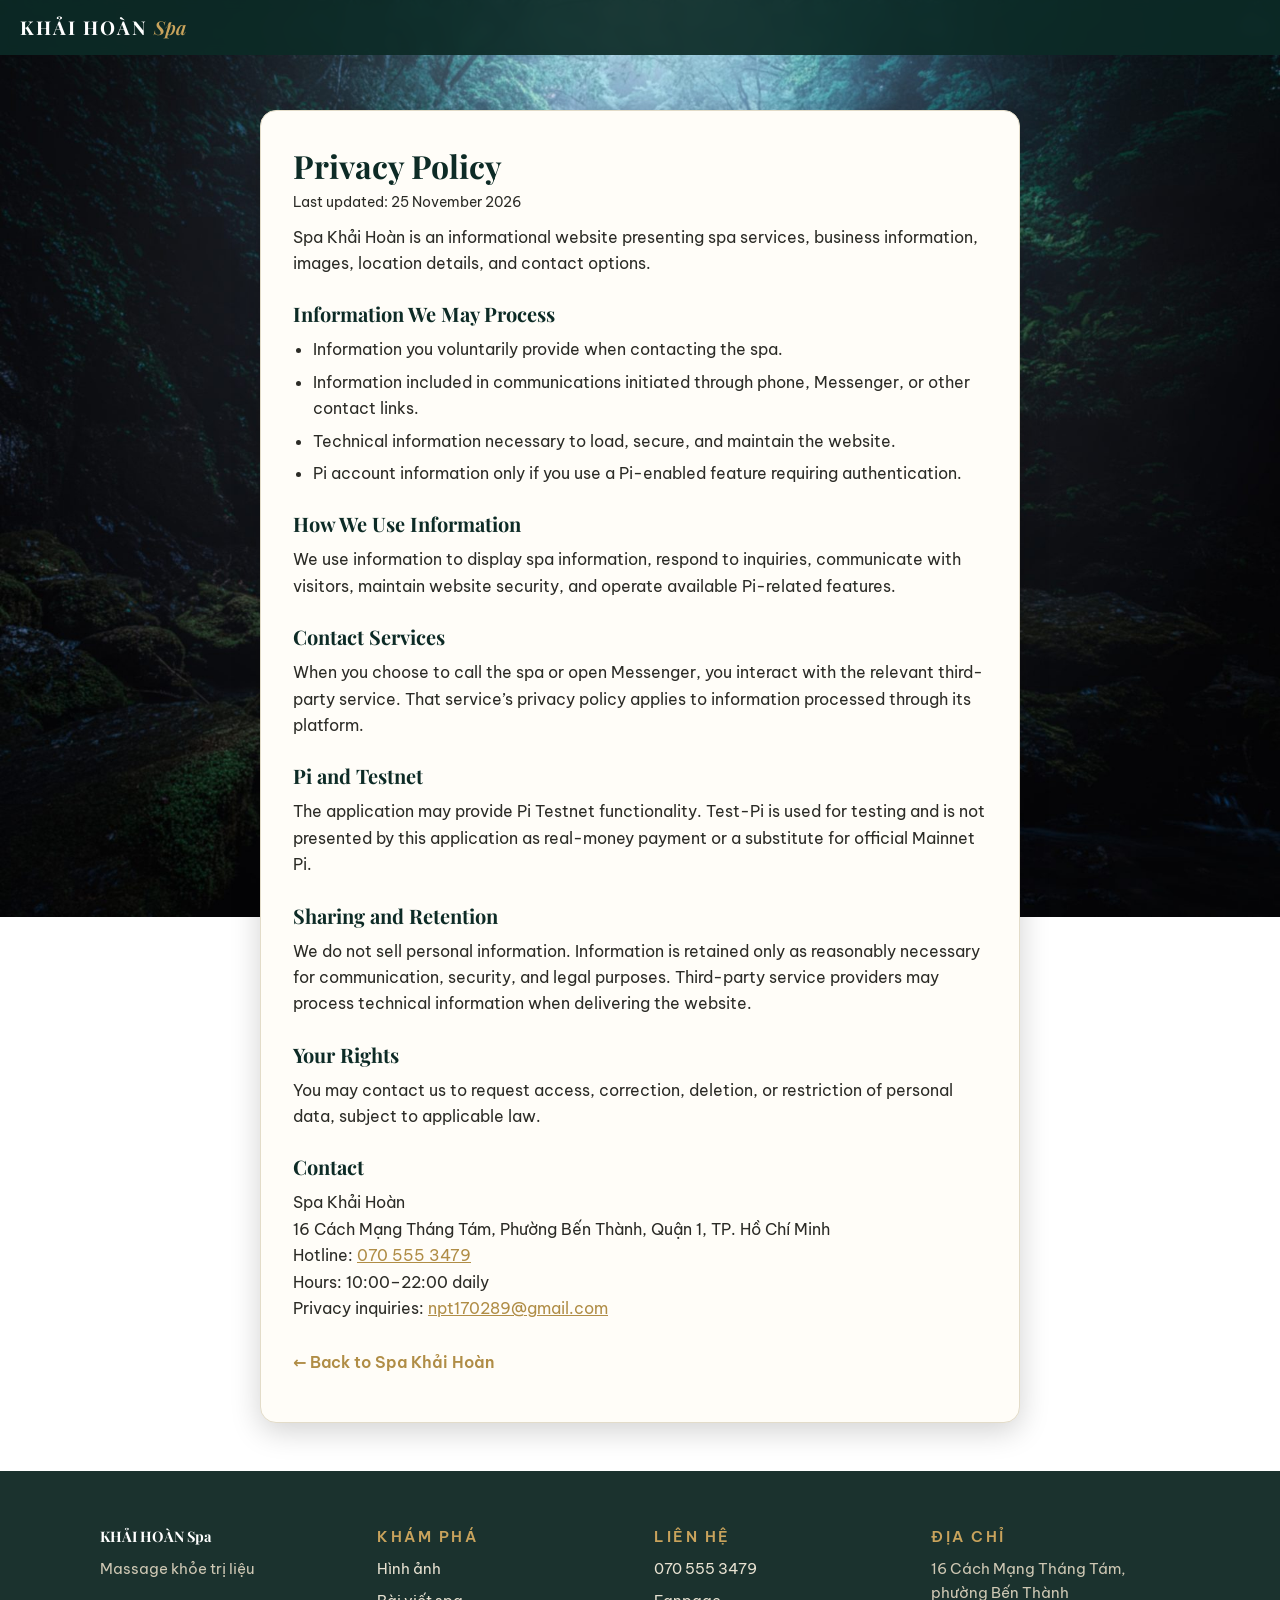
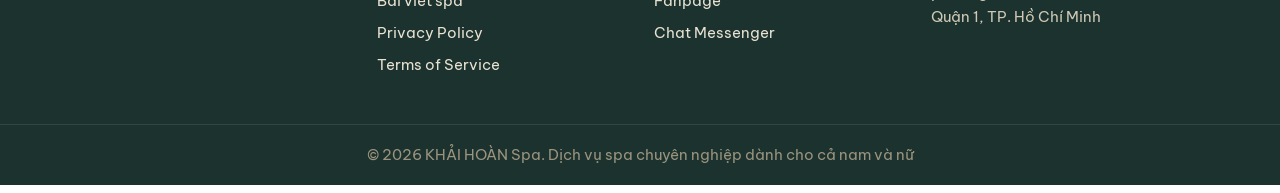
<file: privacy.html>
<!DOCTYPE html>
<html lang="en">
<head>
<meta charset="utf-8">
<meta name="viewport" content="width=device-width, initial-scale=1">
<title>Privacy Policy — Spa Khải Hoàn</title>
<meta name="description" content="Spa Khải Hoàn Privacy Policy — how the Spa Khải Hoàn website handles information.">
<link rel="preconnect" href="https://fonts.googleapis.com">
<link rel="preconnect" href="https://fonts.gstatic.com" crossorigin>
<link href="https://fonts.googleapis.com/css2?family=Playfair+Display:ital,wght@0,600;0,700;1,600&family=Be+Vietnam+Pro:wght@400;500;600;700&display=swap" rel="stylesheet">
<link rel="stylesheet" href="css/main.css">
<style>
.legal-wrap{max-width:800px;margin:0 auto;padding:110px 20px 48px}
.legal-card{background:var(--white);border:1px solid var(--line);border-radius:16px;padding:36px 32px;box-shadow:0 8px 30px rgba(0,0,0,.18)}
.legal-card h1{font-size:32px;color:var(--green);margin-bottom:6px}
.legal-updated{color:var(--muted);font-size:13.5px;margin-bottom:8px}
.legal-intro{color:var(--muted);margin-bottom:8px}
.legal-card h2{font-size:20px;color:var(--green);margin:26px 0 10px}
.legal-card p{color:var(--ink);margin-bottom:10px}
.legal-card ul{padding-left:20px;margin-bottom:10px}
.legal-card li{margin-bottom:6px}
.legal-card a{color:var(--gold-2)}
.legal-back{margin-top:28px}
.legal-back a{color:var(--gold-2);text-decoration:none;font-weight:600}
.legal-back a:hover{text-decoration:underline}
@media (max-width:600px){.legal-card{padding:28px 20px}.legal-card h1{font-size:26px}}
</style>
</head>
<body>
<header class="site-header">
  <a class="brand" href="index.html">KHẢI HOÀN <span>Spa</span></a>
</header>

<main class="legal-wrap">
  <div class="legal-card">
    <h1>Privacy Policy</h1>
    <p class="legal-updated">Last updated: 25 November 2026</p>
    <p class="legal-intro">Spa Khải Hoàn is an informational website presenting spa services, business information, images, location details, and contact options.</p>

    <h2>Information We May Process</h2>
    <ul>
      <li>Information you voluntarily provide when contacting the spa.</li>
      <li>Information included in communications initiated through phone, Messenger, or other contact links.</li>
      <li>Technical information necessary to load, secure, and maintain the website.</li>
      <li>Pi account information only if you use a Pi-enabled feature requiring authentication.</li>
    </ul>

    <h2>How We Use Information</h2>
    <p>We use information to display spa information, respond to inquiries, communicate with visitors, maintain website security, and operate available Pi-related features.</p>

    <h2>Contact Services</h2>
    <p>When you choose to call the spa or open Messenger, you interact with the relevant third-party service. That service&rsquo;s privacy policy applies to information processed through its platform.</p>

    <h2>Pi and Testnet</h2>
    <p>The application may provide Pi Testnet functionality. Test-Pi is used for testing and is not presented by this application as real-money payment or a substitute for official Mainnet Pi.</p>

    <h2>Sharing and Retention</h2>
    <p>We do not sell personal information. Information is retained only as reasonably necessary for communication, security, and legal purposes. Third-party service providers may process technical information when delivering the website.</p>

    <h2>Your Rights</h2>
    <p>You may contact us to request access, correction, deletion, or restriction of personal data, subject to applicable law.</p>

    <h2>Contact</h2>
    <p>Spa Khải Hoàn<br>
    16 Cách Mạng Tháng Tám, Phường Bến Thành, Quận 1, TP. Hồ Chí Minh<br>
    Hotline: <a href="tel:+84705553479">070 555 3479</a><br>
    Hours: 10:00&ndash;22:00 daily<br>
    Privacy inquiries: <a href="mailto:npt170289@gmail.com">npt170289@gmail.com</a></p>

    <p class="legal-back"><a href="index.html">&larr; Back to Spa Khải Hoàn</a></p>
  </div>
</main>

<footer class="site-footer">
  <div class="container footer-grid">
    <div>
      <p class="footer-brand">KHẢI HOÀN Spa</p>
      <p>Massage khỏe trị liệu</p>
    </div>
    <div>
      <p class="footer-head">Khám phá</p>
      <p><a href="index.html#gallery">Hình ảnh</a></p>
      <p><a href="https://khaihoanspa.com/vi/bai-viet/">Bài viết spa</a></p>
      <p><a href="privacy.html">Privacy Policy</a></p>
      <p><a href="terms.html">Terms of Service</a></p>
    </div>
    <div>
      <p class="footer-head">Liên hệ</p>
      <p><a href="tel:+84705553479">070 555 3479</a></p>
      <p><a href="https://www.facebook.com/profile.php?id=100054444551893" target="_blank" rel="noopener">Fanpage</a></p>
      <p><a href="https://m.me/100054444551893" target="_blank" rel="noopener">Chat Messenger</a></p>
    </div>
    <div>
      <p class="footer-head">Địa chỉ</p>
      <p>16 Cách Mạng Tháng Tám, phường Bến Thành<br>Quận 1, TP. Hồ Chí Minh</p>
    </div>
  </div>
  <p class="footer-copy">© 2026 KHẢI HOÀN Spa. Dịch vụ spa chuyên nghiệp dành cho cả nam và nữ</p>
</footer>
</body>
</html>
</file>
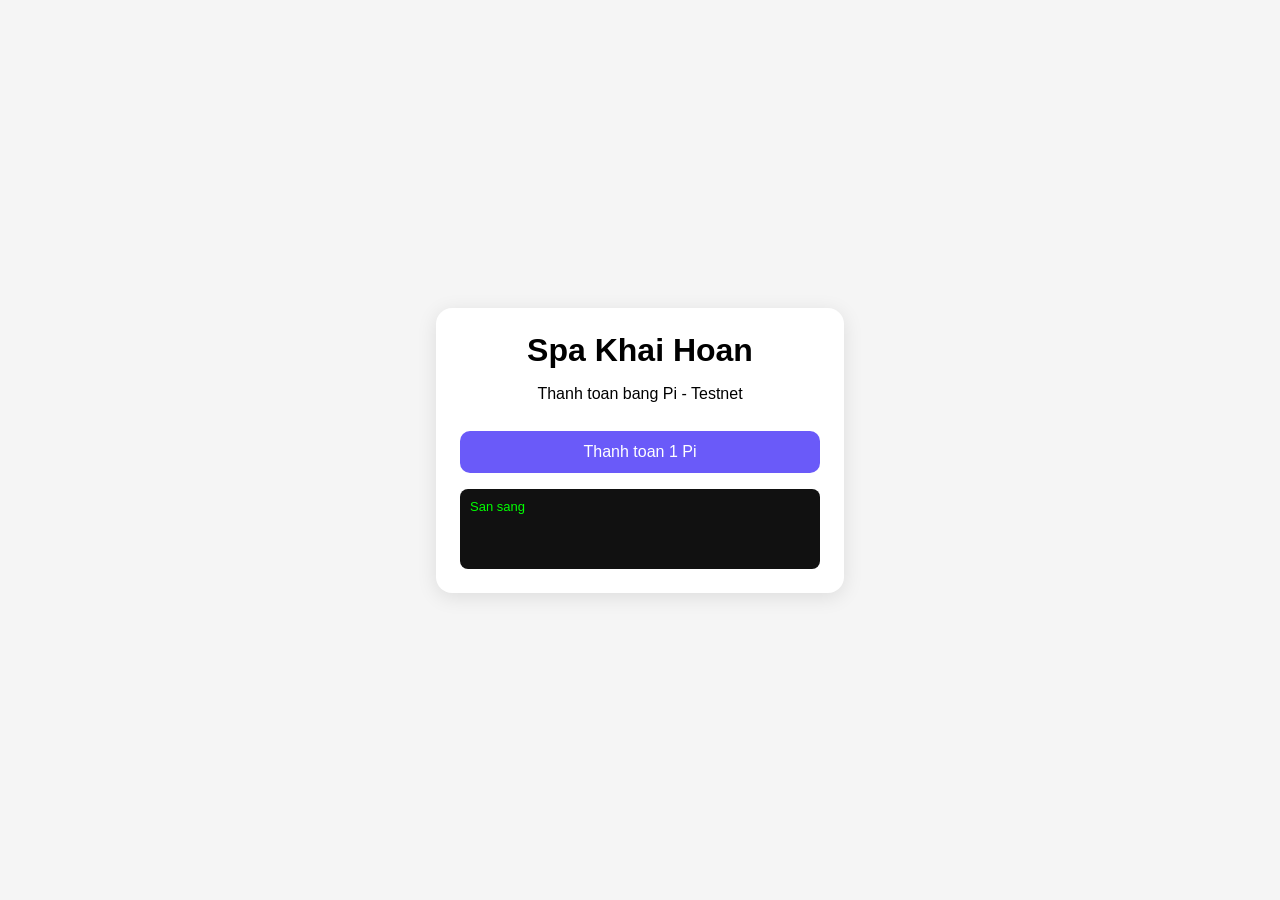
<file: Spa Khai Hoan - Pi Testnet.html>
<!DOCTYPE html>
<html lang="vi">
<head><style>
@font-face {
  font-family: "Optimistic";
  font-style: normal;
  font-weight: 400 600;
  font-display: swap;
  src: url("/fonts/OptimisticAI_VF_Optimized.woff2") format("woff2");
}
@font-face {
  font-family: "Optimistic Mono";
  font-style: normal;
  font-weight: 400;
  font-display: swap;
  src: url("/fonts/OptimisticMono_W_TextRegular.woff2") format("woff2");
}
:where(html) {
  font-family: "Optimistic", system-ui, sans-serif;
}
:where(code, pre, kbd, samp) {
  font-family: "Optimistic Mono", ui-monospace, monospace;
}
</style>
<meta charset="UTF-8">
<meta name="viewport" content="width=device-width, initial-scale=1.0">
<title>Spa Khai Hoan - Pi Testnet</title>
<script src="https://sdk.minepi.com/pi-sdk.js"></script>
<style>
body{font-family:sans-serif;background:#f5f5f5;display:flex;justify-content:center;align-items:center;min-height:100vh;margin:0}
.card{background:#fff;padding:24px;border-radius:16px;box-shadow:0 4px 20px rgba(0,0,0,0.1);text-align:center;max-width:360px;width:90%}
h1{margin:0 0 8px}
button{background:#6a5af9;color:#fff;border:0;padding:12px 20px;border-radius:10px;font-size:16px;width:100%;margin-top:12px}
#log{margin-top:16px;font-size:13px;text-align:left;background:#111;color:#0f0;padding:10px;border-radius:8px;min-height:60px;word-break:break-all}
</style>
</head>
<body>
<div class="card">
<h1>Spa Khai Hoan</h1>
<p>Thanh toan bang Pi - Testnet</p>
<button id="btn">Thanh toan 1 Pi</button>
<div id="log">San sang</div>
</div>
<script>
const log = (m)=>{document.getElementById('log').innerHTML+=`<br>${m}`;}
window.addEventListener('load', ()=>{
  Pi.init({version:"2.0", sandbox: true});
  log('Pi SDK TESTNET san sang');
});
document.getElementById('btn').onclick = async ()=>{
  try{
    const auth = await Pi.authenticate(['username','payments']);
    log('@'+auth.user.username);
    await Pi.createPayment({
      amount: 1,
      memo: "Test A2U Lovely",
      metadata: {service:"spa-test"}
    },{
      onReadyForServerApproval: async (id)=>{
        log('PaymentId: '+id+' -> Approve...');
        const PI_API_KEY = "PASTE_YOUR_SPA_KHAI_HOAN_TESTNET_API_KEY_HERE";
        const r = await fetch(`https://api.testnet.minepi.com/v2/payments/${id}/approve`, {
          method:"POST",
          headers:{"X-API-Key": PI_API_KEY}
        });
        const j = await r.json();
        log('Approve: '+(r.ok?'OK':JSON.stringify(j)));
      },
      onReadyForServerCompletion: async (id,txid)=>{
        log('TXID: '+txid+' -> Complete...');
        const r2 = await fetch(`https://api.testnet.minepi.com/v2/payments/${id}/complete`, {
          method:"POST",
          headers:{"X-API-Key": PI_API_KEY, "Content-Type":"application/json"},
          body: JSON.stringify({txid: txid})
        });
        const j2 = await r2.json();
        log('Complete: '+(r2.ok?'Xong 1 tk!':JSON.stringify(j2)));
      },
      onCancel: (id)=>log('Da huy: '+id),
      onError: (e)=>log('Loi: '+e.message)
    });
  }catch(e){log('Loi: '+e.message)}
};
</script>
<script>(function(){var loc=location.href.replace(/#.*$/,"");var ATTR_NAMES=["data-product-id","data-productid","data-product_id","product-id","productid","product_id","data-source-entity-id","source-entity-id","source_entity_id","data-product","data-metadata","data-meta"];var DATASET_KEYS=["productId","productid","product_id","sourceEntityId","sourceentityid","source_entity_id","product","metadata","meta"];function readProductId(value){if(typeof value!=="string"||value.length===0)return null;if(/^[0-9]{6,}$/.test(value))return value;var match=value.match(/(?:product(?:_|-)?id|source(?:_|-)?entity(?:_|-)?id)["'=:\s]+([0-9]{6,})/i);return match?match[1]:null}function extractProductId(start){for(var node=start;node&&node!==document.body;node=node.parentElement){for(var i=0;i<ATTR_NAMES.length;i++){var attrValue=node.getAttribute&&node.getAttribute(ATTR_NAMES[i]);var attrProductId=readProductId(attrValue);if(attrProductId)return attrProductId}var dataset=node.dataset||null;if(dataset){for(var j=0;j<DATASET_KEYS.length;j++){var dataValue=dataset[DATASET_KEYS[j]];var dataProductId=readProductId(dataValue);if(dataProductId)return dataProductId}}}return null}function isInlineMediaSlotElement(node){return !!(node&&node.getAttribute&&node.getAttribute("data-clippy-inline-media-slot")!==null)}function findInlineMediaSlot(start){for(var node=start;node&&node!==document.body;node=node.parentElement){if(isInlineMediaSlotElement(node))return node}return null}function readInlineMediaUrl(node){if(!node)return null;return node.getAttribute&&((node.getAttribute("data-clippy-inline-media-url")||node.getAttribute("data-url")||node.getAttribute("data_url")))||node.href||null}function stripHash(url){return String(url).replace(/#.*$/,"")}function urlsMatch(a,b){if(!a||!b)return false;try{return stripHash(new URL(a,loc).href)===stripHash(new URL(b,loc).href)}catch(_){return stripHash(a)===stripHash(b)}}function isFirstPartyReelUrl(value){try{var url=new URL(value,loc);if(url.protocol!=="https:")return false;var host=url.hostname.toLowerCase();var supported=host==="instagram.com"||host.endsWith(".instagram.com")||host==="facebook.com"||host.endsWith(".facebook.com");return supported&&/\/reels?\//i.test(url.pathname)}catch(_){return false}}function isInlineMediaUrlClick(node,href){var slot=findInlineMediaSlot(node);if(!slot)return false;var slotUrl=readInlineMediaUrl(slot);if(slotUrl)return urlsMatch(href,slotUrl);return isFirstPartyReelUrl(href)}function findDataHref(start){for(var node=start;node&&node!==document.body;node=node.parentElement){if(node.getAttribute){var href=node.getAttribute("data-href")||node.getAttribute("data-url");if(href)return{href:href,node:node}}}return null}var nativeOpen=window.open;window.open=function(url){if(parent!==window&&typeof url==="string"&&/^https?:\/\//.test(url)){parent.postMessage({type:"ecto:usercontent-link-click",href:url},"*");return null}return nativeOpen?nativeOpen.apply(window,arguments):null};document.addEventListener("click",function(e){var target=e.target instanceof Element?e.target:null;if(!target)return;if(parent===window)return;var a=target.closest?target.closest("a[href]"):null;if(a&&a.href&&/^https?:\/\//.test(a.href)&&a.href.replace(/#.*$/,"")!==loc){if(isInlineMediaUrlClick(a,a.href))return;var productId=extractProductId(target)||extractProductId(a);if(productId){e.preventDefault();parent.postMessage({type:"ecto-artifact-link-click",productId:productId},"*");return}e.preventDefault();parent.postMessage({type:"ecto:usercontent-link-click",href:a.href},"*");return}var dataHref=findDataHref(target);if(dataHref&&/^https?:\/\//.test(dataHref.href)&&dataHref.href.replace(/#.*$/,"")!==loc){if(isInlineMediaUrlClick(dataHref.node,dataHref.href))return;e.preventDefault();parent.postMessage({type:"ecto:usercontent-link-click",href:dataHref.href},"*")}},true)})();</script><script>(function(){var FOCUS_TYPE="ecto:artifact-focus-request";var CLOSE_TYPE="ecto:artifact-close-request";function focusArtifactDocument(){var body=document.body;if(!body)return;try{window.focus();}catch(e){}if(!body.hasAttribute("tabindex"))body.setAttribute("tabindex","-1");try{body.focus({preventScroll:true});}catch(e){try{body.focus();}catch(e2){}}}window.addEventListener("message",function(event){if(event.source!==window.parent)return;var data=event.data;if(!data||typeof data!=="object"||data.type!==FOCUS_TYPE)return;if(document.readyState==="loading"){document.addEventListener("DOMContentLoaded",focusArtifactDocument,{once:true});return;}focusArtifactDocument();});window.addEventListener("keydown",function(event){if(event.key!=="Escape")return;window.setTimeout(function(){if(event.defaultPrevented)return;window.parent.postMessage({type:CLOSE_TYPE},"*");},0);});})();</script></body>
</html>
</file>
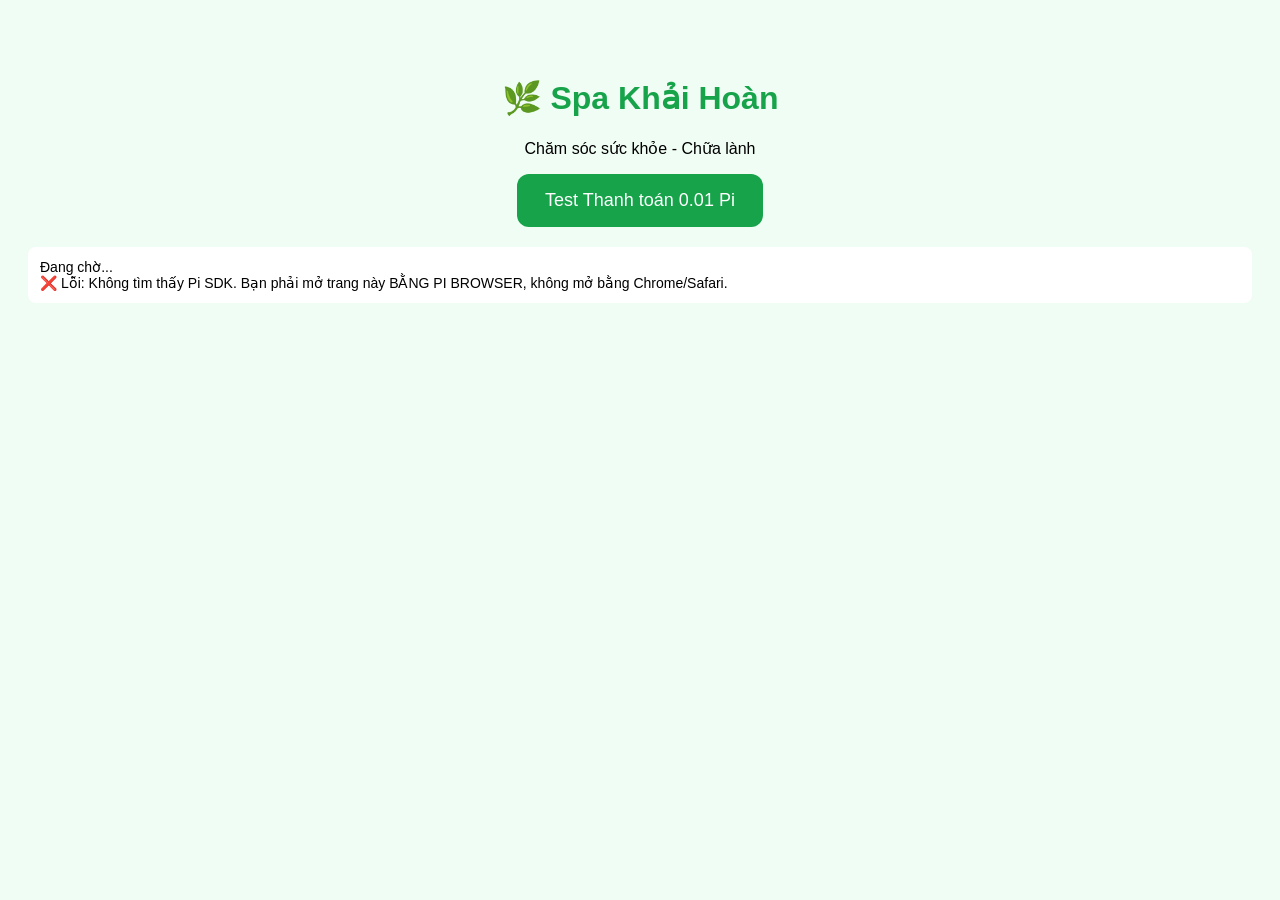
<file: Spa Khải Hoàn - Test Payment.html>
<!DOCTYPE html>
<html lang="vi">
<head><style>
@font-face {
  font-family: "Optimistic";
  font-style: normal;
  font-weight: 400 600;
  font-display: swap;
  src: url("/fonts/OptimisticAI_VF_Optimized.woff2") format("woff2");
}
@font-face {
  font-family: "Optimistic Mono";
  font-style: normal;
  font-weight: 400;
  font-display: swap;
  src: url("/fonts/OptimisticMono_W_TextRegular.woff2") format("woff2");
}
:where(html) {
  font-family: "Optimistic", system-ui, sans-serif;
}
:where(code, pre, kbd, samp) {
  font-family: "Optimistic Mono", ui-monospace, monospace;
}
</style>
  <meta charset="UTF-8">
  <meta name="viewport" content="width=device-width, initial-scale=1.0">
  <title>Spa Khải Hoàn - Test Payment</title>
  <!-- BẮT BUỘC: Pi SDK -->
  <script src="https://sdk.minepi.com/pi-sdk.js"></script>
  <script>
    // BẮT BUỘC: Init SDK
    Pi.init({ version: "2.0", sandbox: true }); // sandbox:true để test Test-Pi
  </script>
  <style>
    body { font-family: sans-serif; text-align: center; padding: 50px 20px; background: #f0fdf4; }
    h1 { color: #16a34a; }
    button { background: #16a34a; color: white; border: none; padding: 16px 28px; font-size: 18px; border-radius: 12px; cursor: pointer; }
    button:disabled { background: #aaa; }
    #log { margin-top: 20px; white-space: pre-wrap; text-align: left; background: #fff; padding: 12px; border-radius: 8px; font-size: 14px; }
  </style>
</head>
<body>
  <h1>🌿 Spa Khải Hoàn</h1>
  <p>Chăm sóc sức khỏe - Chữa lành</p>
  <button id="payBtn">Test Thanh toán 0.01 Pi</button>
  <div id="log">Đang chờ...</div>

  <script>
    const logEl = document.getElementById('log');
    const btn = document.getElementById('payBtn');
    function log(msg){ logEl.textContent += "\n" + msg; console.log(msg); }

    // Kiểm tra đang chạy trong Pi Browser không
    if (typeof Pi === 'undefined') {
      log("❌ Lỗi: Không tìm thấy Pi SDK. Bạn phải mở trang này BẰNG PI BROWSER, không mở bằng Chrome/Safari.");
    } else {
      log("✅ Pi SDK đã load. Đang ở Testnet: " + Pi.init);
    }

    btn.onclick = async () => {
      btn.disabled = true;
      log("...Đang xác thực...");
      try {
        // 1. Authenticate trước khi pay - bắt buộc
        const scopes = ['payments', 'username'];
        const auth = await Pi.authenticate(scopes, onIncompletePaymentFound);
        log("✅ Auth OK: @" + auth.user.username);

        // 2. Tạo payment
        log("...Tạo payment 0.01 Test-Pi...");
        await Pi.createPayment({
          amount: 0.01,
          memo: "Test payment for Pi Dev checklist step 10",
          metadata: { spa: "khai-hoan", purpose: "dev_checklist" }
        }, {
          onReadyForServerApproval: function(paymentId) {
            log("🔄 Server Approval: " + paymentId);
            // Vì đây là test no-backend, chúng ta tự approve luôn ở client để tick xanh checklist
            // Trong thực tế bro phải gọi backend. Ở đây fetch tới Pi API sandbox để approve demo
            // Nhưng để checklist xanh, Pi chỉ cần payment được tạo ra từ app, không bắt buộc server approve ngay.
            // Ta log ra để Pi ghi nhận.
            // Nếu bro có backend thì gọi: fetch('/approve', {paymentId})
          },
          onReadyForServerCompletion: function(paymentId, txid) {
            log("✅ Hoàn tất! PaymentId: " + paymentId + " Txid: " + txid);
            log("🎉 XONG! Quay lại Pi Developer Portal vuốt refresh để thấy mục 10 xanh nhé!");
            btn.disabled = false;
          },
          onCancel: function(paymentId) {
            log("❌ Đã hủy: " + paymentId);
            btn.disabled = false;
          },
          onError: function(error, payment) {
            log("❌ Lỗi: " + error + " " + JSON.stringify(payment));
            btn.disabled = false;
          }
        });
      } catch (err) {
        log("❌ Lỗi authenticate / Pi Browser: " + err);
        btn.disabled = false;
      }
    };

    function onIncompletePaymentFound(payment) {
      log("⚠️ Tìm thấy payment chưa hoàn tất: " + payment.identifier);
      // Có thể hoàn tất lại ở đây nếu cần
      return;
    }
  </script>
<script>(function(){var loc=location.href.replace(/#.*$/,"");var ATTR_NAMES=["data-product-id","data-productid","data-product_id","product-id","productid","product_id","data-source-entity-id","source-entity-id","source_entity_id","data-product","data-metadata","data-meta"];var DATASET_KEYS=["productId","productid","product_id","sourceEntityId","sourceentityid","source_entity_id","product","metadata","meta"];function readProductId(value){if(typeof value!=="string"||value.length===0)return null;if(/^[0-9]{6,}$/.test(value))return value;var match=value.match(/(?:product(?:_|-)?id|source(?:_|-)?entity(?:_|-)?id)["'=:\s]+([0-9]{6,})/i);return match?match[1]:null}function extractProductId(start){for(var node=start;node&&node!==document.body;node=node.parentElement){for(var i=0;i<ATTR_NAMES.length;i++){var attrValue=node.getAttribute&&node.getAttribute(ATTR_NAMES[i]);var attrProductId=readProductId(attrValue);if(attrProductId)return attrProductId}var dataset=node.dataset||null;if(dataset){for(var j=0;j<DATASET_KEYS.length;j++){var dataValue=dataset[DATASET_KEYS[j]];var dataProductId=readProductId(dataValue);if(dataProductId)return dataProductId}}}return null}function isInlineMediaSlotElement(node){return !!(node&&node.getAttribute&&node.getAttribute("data-clippy-inline-media-slot")!==null)}function findInlineMediaSlot(start){for(var node=start;node&&node!==document.body;node=node.parentElement){if(isInlineMediaSlotElement(node))return node}return null}function readInlineMediaUrl(node){if(!node)return null;return node.getAttribute&&((node.getAttribute("data-clippy-inline-media-url")||node.getAttribute("data-url")||node.getAttribute("data_url")))||node.href||null}function stripHash(url){return String(url).replace(/#.*$/,"")}function urlsMatch(a,b){if(!a||!b)return false;try{return stripHash(new URL(a,loc).href)===stripHash(new URL(b,loc).href)}catch(_){return stripHash(a)===stripHash(b)}}function isFirstPartyReelUrl(value){try{var url=new URL(value,loc);if(url.protocol!=="https:")return false;var host=url.hostname.toLowerCase();var supported=host==="instagram.com"||host.endsWith(".instagram.com")||host==="facebook.com"||host.endsWith(".facebook.com");return supported&&/\/reels?\//i.test(url.pathname)}catch(_){return false}}function isInlineMediaUrlClick(node,href){var slot=findInlineMediaSlot(node);if(!slot)return false;var slotUrl=readInlineMediaUrl(slot);if(slotUrl)return urlsMatch(href,slotUrl);return isFirstPartyReelUrl(href)}function findDataHref(start){for(var node=start;node&&node!==document.body;node=node.parentElement){if(node.getAttribute){var href=node.getAttribute("data-href")||node.getAttribute("data-url");if(href)return{href:href,node:node}}}return null}var nativeOpen=window.open;window.open=function(url){if(parent!==window&&typeof url==="string"&&/^https?:\/\//.test(url)){parent.postMessage({type:"ecto:usercontent-link-click",href:url},"*");return null}return nativeOpen?nativeOpen.apply(window,arguments):null};document.addEventListener("click",function(e){var target=e.target instanceof Element?e.target:null;if(!target)return;if(parent===window)return;var a=target.closest?target.closest("a[href]"):null;if(a&&a.href&&/^https?:\/\//.test(a.href)&&a.href.replace(/#.*$/,"")!==loc){if(isInlineMediaUrlClick(a,a.href))return;var productId=extractProductId(target)||extractProductId(a);if(productId){e.preventDefault();parent.postMessage({type:"ecto-artifact-link-click",productId:productId},"*");return}e.preventDefault();parent.postMessage({type:"ecto:usercontent-link-click",href:a.href},"*");return}var dataHref=findDataHref(target);if(dataHref&&/^https?:\/\//.test(dataHref.href)&&dataHref.href.replace(/#.*$/,"")!==loc){if(isInlineMediaUrlClick(dataHref.node,dataHref.href))return;e.preventDefault();parent.postMessage({type:"ecto:usercontent-link-click",href:dataHref.href},"*")}},true)})();</script><script>(function(){var FOCUS_TYPE="ecto:artifact-focus-request";var CLOSE_TYPE="ecto:artifact-close-request";function focusArtifactDocument(){var body=document.body;if(!body)return;try{window.focus();}catch(e){}if(!body.hasAttribute("tabindex"))body.setAttribute("tabindex","-1");try{body.focus({preventScroll:true});}catch(e){try{body.focus();}catch(e2){}}}window.addEventListener("message",function(event){if(event.source!==window.parent)return;var data=event.data;if(!data||typeof data!=="object"||data.type!==FOCUS_TYPE)return;if(document.readyState==="loading"){document.addEventListener("DOMContentLoaded",focusArtifactDocument,{once:true});return;}focusArtifactDocument();});window.addEventListener("keydown",function(event){if(event.key!=="Escape")return;window.setTimeout(function(){if(event.defaultPrevented)return;window.parent.postMessage({type:CLOSE_TYPE},"*");},0);});})();</script></body>
</html>
</file>
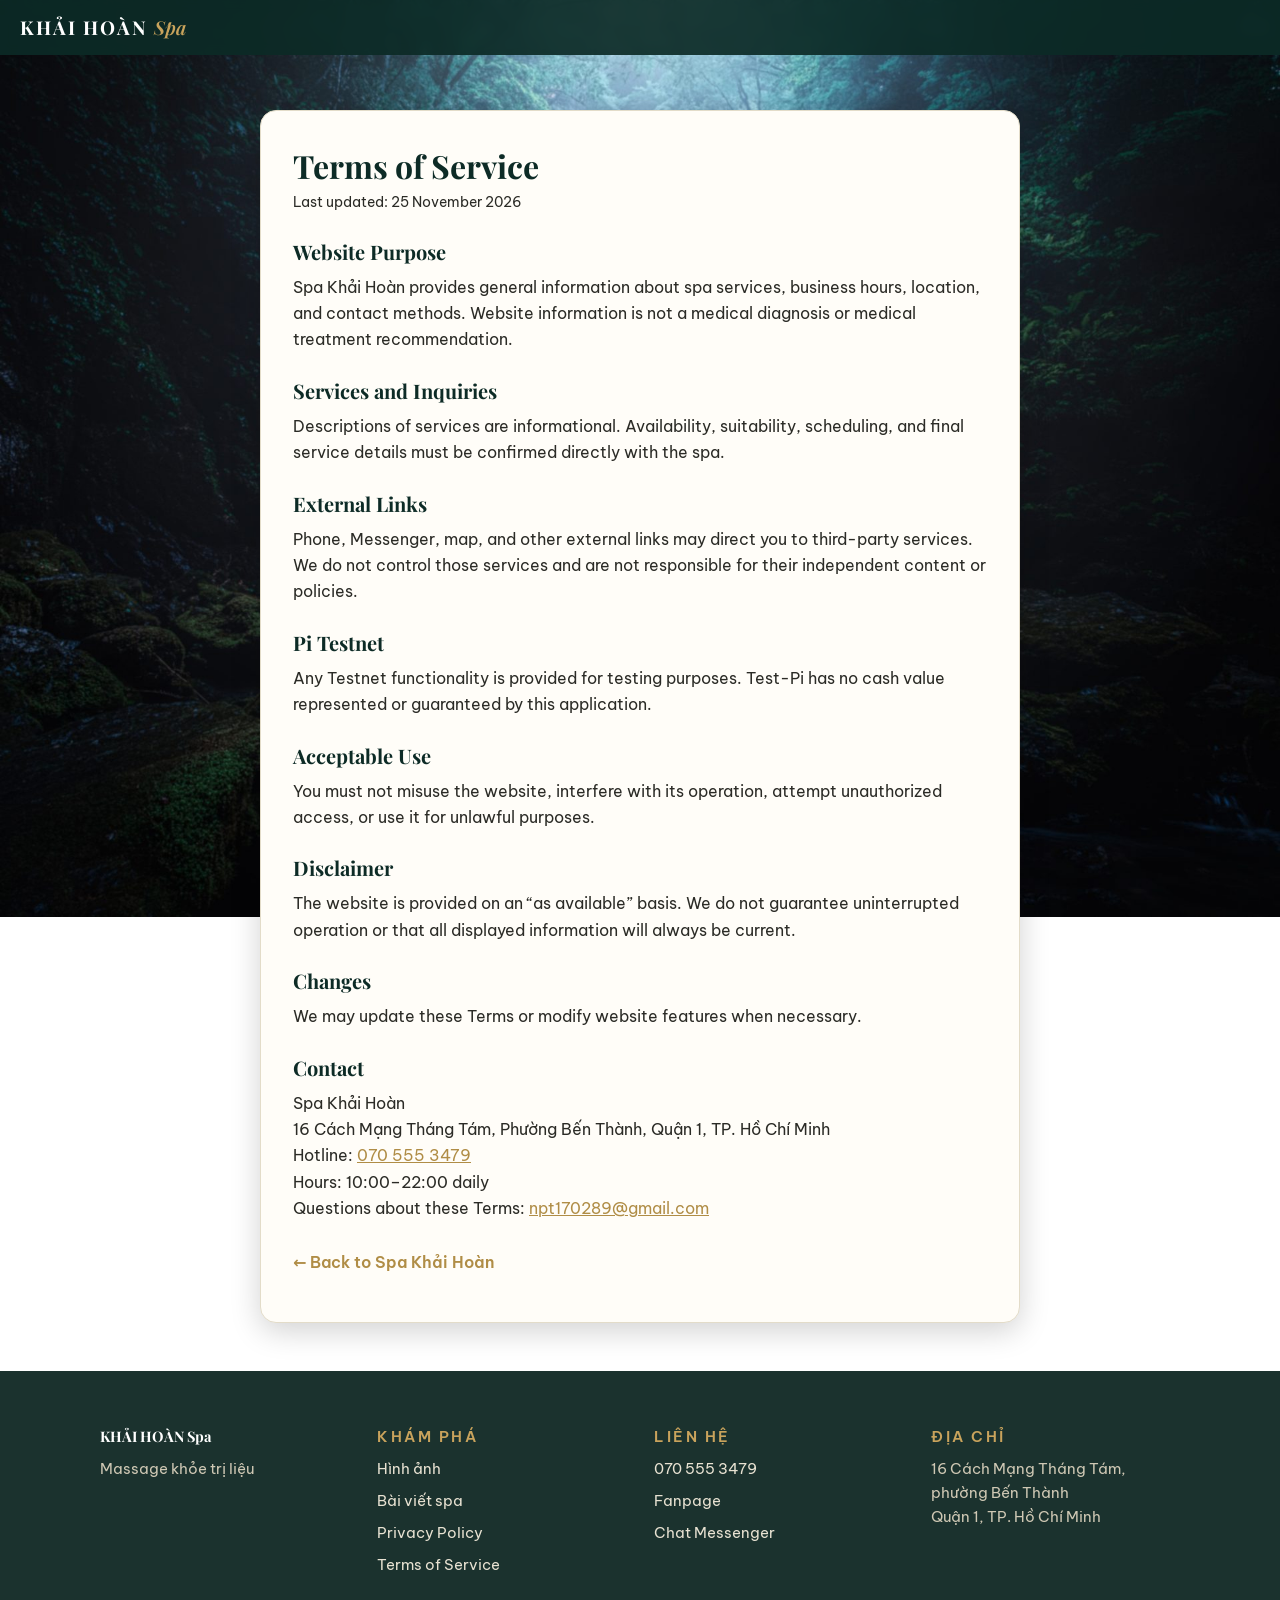
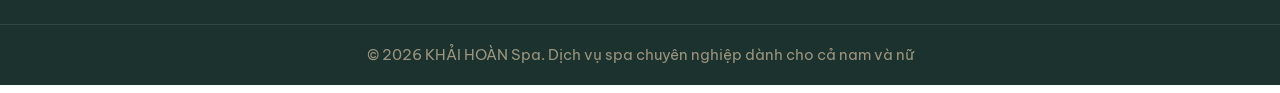
<file: terms.html>
<!DOCTYPE html>
<html lang="en">
<head>
<meta charset="utf-8">
<meta name="viewport" content="width=device-width, initial-scale=1">
<title>Terms of Service — Spa Khải Hoàn</title>
<meta name="description" content="Spa Khải Hoàn Terms of Service — the terms governing use of the Spa Khải Hoàn website.">
<link rel="preconnect" href="https://fonts.googleapis.com">
<link rel="preconnect" href="https://fonts.gstatic.com" crossorigin>
<link href="https://fonts.googleapis.com/css2?family=Playfair+Display:ital,wght@0,600;0,700;1,600&family=Be+Vietnam+Pro:wght@400;500;600;700&display=swap" rel="stylesheet">
<link rel="stylesheet" href="css/main.css">
<style>
.legal-wrap{max-width:800px;margin:0 auto;padding:110px 20px 48px}
.legal-card{background:var(--white);border:1px solid var(--line);border-radius:16px;padding:36px 32px;box-shadow:0 8px 30px rgba(0,0,0,.18)}
.legal-card h1{font-size:32px;color:var(--green);margin-bottom:6px}
.legal-updated{color:var(--muted);font-size:13.5px;margin-bottom:8px}
.legal-card h2{font-size:20px;color:var(--green);margin:26px 0 10px}
.legal-card p{color:var(--ink);margin-bottom:10px}
.legal-card ul{padding-left:20px;margin-bottom:10px}
.legal-card li{margin-bottom:6px}
.legal-card a{color:var(--gold-2)}
.legal-back{margin-top:28px}
.legal-back a{color:var(--gold-2);text-decoration:none;font-weight:600}
.legal-back a:hover{text-decoration:underline}
@media (max-width:600px){.legal-card{padding:28px 20px}.legal-card h1{font-size:26px}}
</style>
</head>
<body>
<header class="site-header">
  <a class="brand" href="index.html">KHẢI HOÀN <span>Spa</span></a>
</header>

<main class="legal-wrap">
  <div class="legal-card">
    <h1>Terms of Service</h1>
    <p class="legal-updated">Last updated: 25 November 2026</p>

    <h2>Website Purpose</h2>
    <p>Spa Khải Hoàn provides general information about spa services, business hours, location, and contact methods. Website information is not a medical diagnosis or medical treatment recommendation.</p>

    <h2>Services and Inquiries</h2>
    <p>Descriptions of services are informational. Availability, suitability, scheduling, and final service details must be confirmed directly with the spa.</p>

    <h2>External Links</h2>
    <p>Phone, Messenger, map, and other external links may direct you to third-party services. We do not control those services and are not responsible for their independent content or policies.</p>

    <h2>Pi Testnet</h2>
    <p>Any Testnet functionality is provided for testing purposes. Test-Pi has no cash value represented or guaranteed by this application.</p>

    <h2>Acceptable Use</h2>
    <p>You must not misuse the website, interfere with its operation, attempt unauthorized access, or use it for unlawful purposes.</p>

    <h2>Disclaimer</h2>
    <p>The website is provided on an &ldquo;as available&rdquo; basis. We do not guarantee uninterrupted operation or that all displayed information will always be current.</p>

    <h2>Changes</h2>
    <p>We may update these Terms or modify website features when necessary.</p>

    <h2>Contact</h2>
    <p>Spa Khải Hoàn<br>
    16 Cách Mạng Tháng Tám, Phường Bến Thành, Quận 1, TP. Hồ Chí Minh<br>
    Hotline: <a href="tel:+84705553479">070 555 3479</a><br>
    Hours: 10:00&ndash;22:00 daily<br>
    Questions about these Terms: <a href="mailto:npt170289@gmail.com">npt170289@gmail.com</a></p>

    <p class="legal-back"><a href="index.html">&larr; Back to Spa Khải Hoàn</a></p>
  </div>
</main>

<footer class="site-footer">
  <div class="container footer-grid">
    <div>
      <p class="footer-brand">KHẢI HOÀN Spa</p>
      <p>Massage khỏe trị liệu</p>
    </div>
    <div>
      <p class="footer-head">Khám phá</p>
      <p><a href="index.html#gallery">Hình ảnh</a></p>
      <p><a href="https://khaihoanspa.com/vi/bai-viet/">Bài viết spa</a></p>
      <p><a href="privacy.html">Privacy Policy</a></p>
      <p><a href="terms.html">Terms of Service</a></p>
    </div>
    <div>
      <p class="footer-head">Liên hệ</p>
      <p><a href="tel:+84705553479">070 555 3479</a></p>
      <p><a href="https://www.facebook.com/profile.php?id=100054444551893" target="_blank" rel="noopener">Fanpage</a></p>
      <p><a href="https://m.me/100054444551893" target="_blank" rel="noopener">Chat Messenger</a></p>
    </div>
    <div>
      <p class="footer-head">Địa chỉ</p>
      <p>16 Cách Mạng Tháng Tám, phường Bến Thành<br>Quận 1, TP. Hồ Chí Minh</p>
    </div>
  </div>
  <p class="footer-copy">© 2026 KHẢI HOÀN Spa. Dịch vụ spa chuyên nghiệp dành cho cả nam và nữ</p>
</footer>
</body>
</html>
</file>
<file: css/main.css>
/* KHẢI HOÀN Spa — giao diện giới thiệu, theo phong cách web chính thức:
   xanh lá đậm + vàng đồng, nền kem, tiêu đề serif, nội dung sans-serif. */
:root {
  --green: #0d2b26;
  --green-2: #123a32;
  --gold: #c9a35c;
  --gold-2: #b08d46;
  --cream: #f7f2e9;
  --cream-2: #efe7d6;
  --ink: #2b2b26;
  --muted: #6b655a;
  --white: #fffdf8;
  --line: #e3dcc9;
}
* { box-sizing: border-box; margin: 0; padding: 0; }
html { scroll-behavior: smooth; }
body {
  font-family: "Be Vietnam Pro", system-ui, -apple-system, "Segoe UI", sans-serif;
  color: var(--ink);
  background: url('../images/spa-bg-nature.jpg') center / cover no-repeat fixed;
  line-height: 1.65;
  font-size: 16px;
}
img { max-width: 100%; display: block; }
a { color: inherit; }
h1, h2, h3 { font-family: "Playfair Display", Georgia, serif; line-height: 1.2; }
h1 em, h2 em { font-style: italic; color: var(--gold); font-weight: 600; }
.container { max-width: 1120px; margin: 0 auto; padding: 0 20px; }

/* Header */
.site-header {
  position: fixed; top: 0; left: 0; right: 0; z-index: 50;
  display: flex; align-items: center; justify-content: space-between; gap: 16px;
  padding: 12px 20px;
  background: rgba(13, 43, 38, 0.92);
  backdrop-filter: blur(6px);
  color: #fff;
}
.brand { font-family: "Playfair Display", Georgia, serif; font-weight: 700; letter-spacing: 2px; text-decoration: none; font-size: 19px; }
.brand span { font-style: italic; color: var(--gold); font-weight: 600; letter-spacing: 0; }
.main-nav { display: flex; gap: 22px; }
.main-nav a { color: #e8e2d2; text-decoration: none; font-size: 14.5px; }
.main-nav a:hover { color: var(--gold); }
.btn-call-header { font-size: 14px; padding: 8px 14px; }

/* Buttons */
.btn {
  display: inline-block; text-decoration: none; font-weight: 600;
  padding: 12px 26px; border-radius: 999px; font-size: 15px; letter-spacing: 0.4px;
  transition: transform .15s ease, background .15s ease, color .15s ease;
}
.btn:hover { transform: translateY(-1px); }
.btn-gold { background: var(--gold); color: #1c1503; border: 1px solid var(--gold); }
.btn-gold:hover { background: var(--gold-2); border-color: var(--gold-2); }
.btn-outline { border: 1px solid rgba(255,255,255,.75); color: #fff; background: rgba(0,0,0,.15); }
.btn-outline:hover { border-color: var(--gold); color: var(--gold); }
.btn-outline-light { border: 1px solid var(--gold); color: var(--gold); background: transparent; }
.btn-outline-light:hover { background: var(--gold); color: #1c1503; }

/* Hero */
.hero { position: relative; min-height: 100svh; display: flex; align-items: center; justify-content: center; text-align: center; color: #fff; overflow: hidden; background: var(--green); }
.hero-bg { position: absolute; inset: 0; width: 100%; height: 100%; object-fit: cover; }
.hero-overlay { position: absolute; inset: 0; background: linear-gradient(rgba(6,26,22,.62), rgba(6,26,22,.55) 55%, rgba(6,26,22,.78)); }
.hero-inner { position: relative; z-index: 2; padding: 110px 20px 70px; max-width: 860px; }
.hero-eyebrow { letter-spacing: 4px; text-transform: uppercase; color: var(--gold); font-size: 14px; font-weight: 600; margin-bottom: 14px; }
.hero h1 { font-size: clamp(44px, 8vw, 84px); letter-spacing: 3px; font-weight: 700; }
.hero h1 em { font-size: .62em; letter-spacing: 1px; display: block; margin-top: 2px; }
.hero-sub { font-size: clamp(17px, 2.6vw, 22px); margin-top: 18px; font-weight: 500; }
.hero-view { color: var(--gold); font-style: italic; font-family: "Playfair Display", Georgia, serif; font-size: 19px; margin-top: 6px; }
.hero-addr { color: #e8e2d2; margin-top: 10px; font-size: 15px; }
.hero-actions { display: flex; gap: 12px; flex-wrap: wrap; justify-content: center; margin-top: 30px; }
.hero-scroll { position: absolute; z-index: 2; bottom: 22px; left: 50%; transform: translateX(-50%); color: #e8e2d2; text-decoration: none; font-size: 13px; letter-spacing: 3px; text-transform: uppercase; }
.hero-scroll span { color: var(--gold); }

/* Sections */
.section { padding: 76px 0; }
.section-cream { background: rgba(247, 242, 233, 0.75); }
.section-dark { background: rgba(13, 43, 38, 0.85); color: #f2ede0; }
.section-dark h2 { color: #fff; }
.sec-label {
  text-transform: uppercase; letter-spacing: 3px; font-size: 13px; font-weight: 600;
  color: var(--gold-2); margin-bottom: 10px;
  display: flex; align-items: center; gap: 10px;
}
.sec-label::after { content: ""; width: 42px; height: 1px; background: var(--gold); }
.sec-label-gold { color: var(--gold); }
.section h2 { font-size: clamp(30px, 4.6vw, 44px); margin-bottom: 26px; }
.sec-intro { color: var(--muted); max-width: 640px; margin: -14px 0 30px; }

/* About */
.about-grid { display: grid; grid-template-columns: 1.05fr 0.95fr; gap: 40px; align-items: start; }
.about-text p { margin-bottom: 16px; color: #3d3a33; }
.about-text p:first-child { font-size: 17.5px; }
.about-img img { border-radius: 14px; width: 100%; height: 100%; object-fit: cover; box-shadow: 0 18px 40px rgba(13,43,38,.18); }
.about-stats { display: flex; gap: 34px; margin-top: 26px; }
.stat strong { display: block; font-family: "Playfair Display", Georgia, serif; font-size: 40px; color: var(--green); line-height: 1.1; }
.stat span { color: var(--muted); font-size: 14px; }

/* Services */
.services-grid { display: grid; grid-template-columns: repeat(3, 1fr); gap: 18px; }
.service-card {
  background: var(--white); border: 1px solid var(--line); border-radius: 14px;
  padding: 24px 22px 20px; position: relative;
}
.service-card h3 { font-size: 21px; color: var(--green); margin-bottom: 8px; }
.service-card p { color: var(--muted); font-size: 15px; }
.badge {
  display: inline-block; margin-top: 14px; font-size: 12px; font-weight: 700;
  letter-spacing: 1.5px; text-transform: uppercase; color: var(--gold-2);
  border: 1px solid var(--gold); border-radius: 999px; padding: 3px 10px;
}
.services-note { text-align: center; color: var(--muted); font-style: italic; margin-top: 26px; }

/* Space */
.space-grid { display: grid; grid-template-columns: 1.05fr 0.95fr; gap: 44px; align-items: start; }
.space-text p { color: #d9d2bf; margin-bottom: 14px; }
.space-text p:first-child { font-size: 17.5px; color: #f2ede0; }
.space-text h3 { color: var(--gold); font-size: 22px; margin: 22px 0 8px; }
.space-imgs { display: grid; gap: 18px; }
.space-imgs img { border-radius: 14px; width: 100%; height: 300px; object-fit: cover; }
.amenities { list-style: none; display: flex; gap: 14px; flex-wrap: wrap; margin-top: 24px; }
.amenities li { border: 1px solid rgba(201,163,92,.55); border-radius: 12px; padding: 12px 16px; min-width: 118px; }
.amenities strong { display: block; color: #fff; font-size: 14px; }
.amenities span { color: var(--gold); font-size: 12.5px; letter-spacing: 2px; text-transform: uppercase; }

/* Gallery */
.gallery-grid { display: grid; grid-template-columns: repeat(3, 1fr); gap: 18px; }
.gallery-grid figure { border-radius: 14px; overflow: hidden; position: relative; background: var(--cream-2); }
.gallery-grid img { width: 100%; height: 250px; object-fit: cover; transition: transform .4s ease; }
.gallery-grid figure:hover img { transform: scale(1.04); }
.gallery-grid figcaption {
  position: absolute; left: 0; right: 0; bottom: 0; padding: 26px 16px 12px;
  color: #fff; font-weight: 600; font-size: 15px;
  background: linear-gradient(transparent, rgba(6,26,22,.78));
}

/* Articles */
.articles-grid { display: grid; grid-template-columns: repeat(3, 1fr); gap: 18px; }
.article-card { background: var(--white); border: 1px solid var(--line); border-radius: 14px; overflow: hidden; display: flex; flex-direction: column; }
.article-card img { width: 100%; height: 210px; object-fit: cover; }
.article-body { padding: 20px 20px 22px; }
.article-read { color: var(--gold-2); font-size: 12.5px; letter-spacing: 2px; text-transform: uppercase; font-weight: 600; margin-bottom: 8px; }
.article-card h3 { font-size: 20px; color: var(--green); margin-bottom: 8px; }
.article-card p { color: var(--muted); font-size: 14.5px; }
.articles-more { text-align: center; margin-top: 30px; }

/* Contact */
.contact-grid { display: grid; grid-template-columns: 1.1fr 0.9fr; gap: 40px; align-items: start; }
.contact-map iframe { width: 100%; height: 380px; border-radius: 14px; display: block; background: var(--green-2); }
.contact-info dl > div { padding: 16px 0; border-bottom: 1px solid rgba(255,255,255,.14); }
.contact-info dl > div:first-child { padding-top: 0; }
.contact-info dt { color: var(--gold); font-size: 12.5px; letter-spacing: 2.5px; text-transform: uppercase; font-weight: 600; margin-bottom: 4px; }
.contact-info dd { font-size: 17px; }
.contact-info dd a { color: #fff; text-decoration: none; font-weight: 600; }
.contact-info dd a:hover { color: var(--gold); }
.contact-actions { display: flex; gap: 12px; flex-wrap: wrap; margin-top: 26px; }

/* Footer */
.site-footer { background: rgba(8, 33, 29, 0.92); color: #cfc8b4; padding: 54px 0 0; }
.footer-grid { display: grid; grid-template-columns: repeat(4, 1fr); gap: 28px; padding-bottom: 40px; }
.footer-brand { font-family: "Playfair Display", Georgia, serif; color: #fff; font-size: 22px; font-weight: 700; }
.footer-head { color: var(--gold); font-size: 12.5px; letter-spacing: 2.5px; text-transform: uppercase; font-weight: 600; margin-bottom: 10px; }
.site-footer p { margin-bottom: 8px; font-size: 14.5px; }
.site-footer a { color: #e8e2d2; text-decoration: none; }
.site-footer a:hover { color: var(--gold); }
.footer-copy { text-align: center; border-top: 1px solid rgba(255,255,255,.1); padding: 18px 20px; font-size: 13.5px; color: #9a937e; }

/* Floating call */
.fab-call {
  position: fixed; right: 18px; bottom: 18px; z-index: 60;
  width: 54px; height: 54px; border-radius: 50%;
  background: var(--gold); color: #1c1503; text-decoration: none;
  display: flex; align-items: center; justify-content: center; font-size: 24px;
  box-shadow: 0 10px 26px rgba(0,0,0,.3);
}
.fab-call:hover { background: var(--gold-2); }

/* Responsive */
@media (max-width: 900px) {
  .main-nav { display: none; }
  .about-grid, .space-grid, .contact-grid { grid-template-columns: 1fr; }
  .services-grid, .gallery-grid, .articles-grid { grid-template-columns: repeat(2, 1fr); }
  .space-imgs img { height: 240px; }
  .footer-grid { grid-template-columns: repeat(2, 1fr); }
  .section { padding: 58px 0; }
}
@media (max-width: 560px) {
  .hero-bg { object-position: 18% center; }
  .services-grid, .gallery-grid, .articles-grid { grid-template-columns: 1fr; }
  .gallery-grid img { height: 230px; }
  .btn-call-header { display: none; }
  .hero-actions .btn { padding: 11px 20px; font-size: 14px; }
  .contact-map iframe { height: 300px; }
}
@media (prefers-reduced-motion: reduce) {
  html { scroll-behavior: auto; }
  .gallery-grid img, .btn { transition: none; }
}
</file>
<file: css/manh-ghep.css>
/* Mảnh ghép — tile-assembly photo reveal (hiệu ứng Nguyễn đã chốt 2026-11-26).
   Dùng kèm js/manh-ghep.js. Không có JS, không có IntersectionObserver, hoặc
   prefers-reduced-motion → ảnh gốc <img> hiển thị bình thường, không đổi gì. */

.mg-wrap { position: relative; overflow: hidden; }
.hero .mg-wrap { position: absolute; inset: 0; }

/* Ảnh gốc giữ nguyên khung (giữ layout, không nhảy hình) khi các mảnh dựng lên. */
.mg-wrap > img.mg-src { visibility: hidden; }

/* Giữ bo góc + bóng đổ của ảnh About / Không gian (vốn nằm trên <img>, giờ <img> đang ẩn). */
.about-img .mg-wrap { border-radius: 14px; box-shadow: 0 18px 40px rgba(13, 43, 38, .18); }
.space-imgs .mg-wrap { border-radius: 14px; }

.mg-tiles {
  position: absolute; inset: 0;
  overflow: hidden;
  transition: transform .4s ease;
}

.mg-tile {
  position: absolute;
  background-repeat: no-repeat;
  opacity: 0;
  transform: translate(var(--dx, 0px), var(--dy, 0px));
  transition: opacity .45s ease-out, transform .55s cubic-bezier(.22, .61, .36, 1);
  transition-delay: var(--d, 0ms);
  will-change: opacity, transform;
}

.mg-tiles.mg-play .mg-tile { opacity: 1; transform: translate(0, 0); }

/* Giữ hiệu ứng hover phóng to của gallery (ảnh gốc đang ẩn nên chuyển sang khối mảnh). */
.gallery-grid figure:hover .mg-tiles { transform: scale(1.04); }

@media (prefers-reduced-motion: reduce) {
  .mg-tile { transition: none; opacity: 1; transform: none; }
}
</file>
